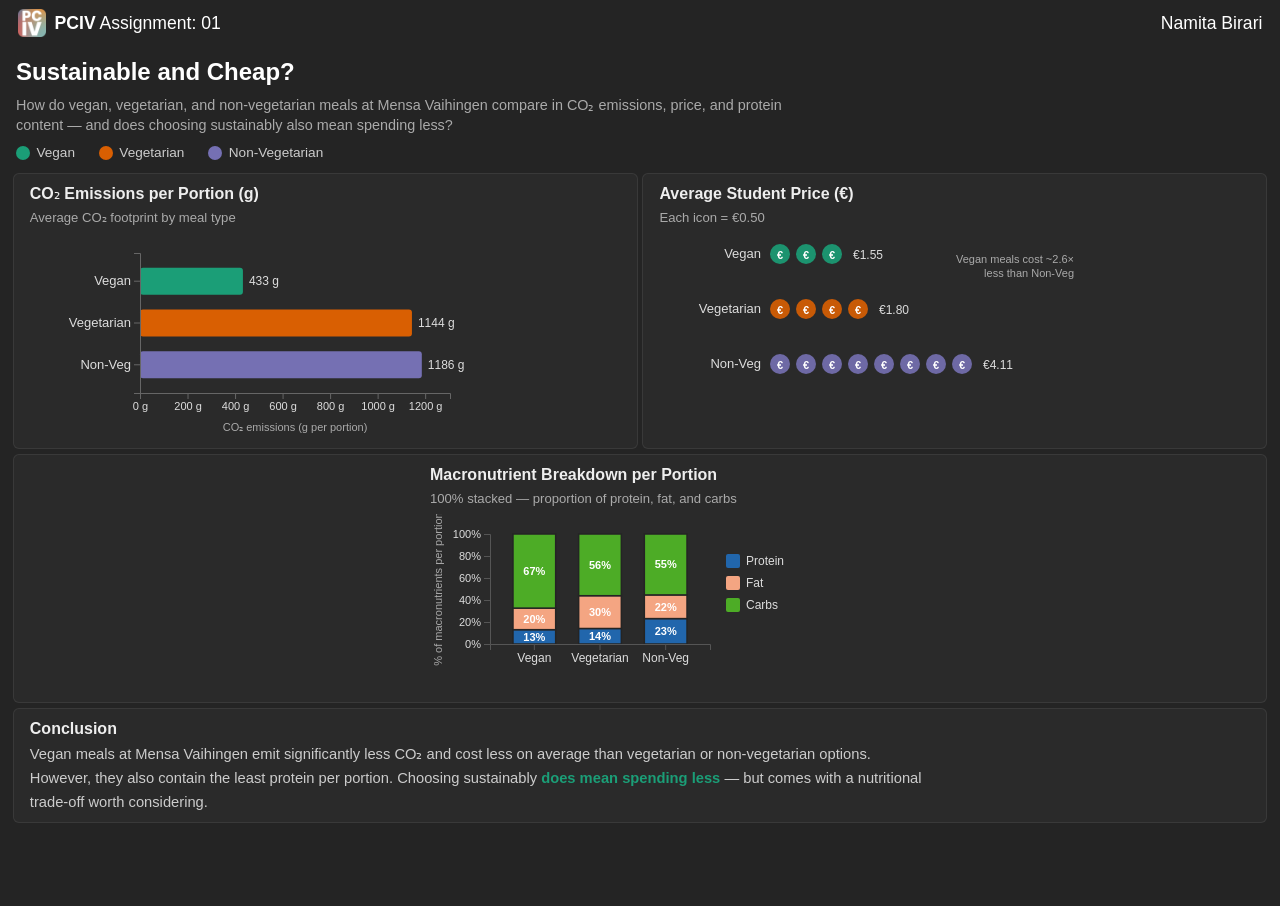
<file: assignment_01/template/index.html>
<!DOCTYPE html>
<html lang="en">
  <head>
    <meta charset="utf-8" />
    <link rel="icon" href="public/favicon.png" />
    <meta name="viewport" content="width=device-width, initial-scale=1" />
    <title>Assignment 01</title>
    <link rel="stylesheet" href="style.css">
    <!-- D3.js library for data-driven SVG rendering -->
    <script src="./d3.v7.min.js"></script>
    <!-- Dataset: Mensa Vaihingen menu scraped from studierendenwerk-stuttgart.de -->
    <script src="./data_vaihingen.csv.js"></script>
    <!-- Data parsing and type-coercion utilities -->
    <script src="./prepare-data.js"></script>
  </head>
  <body>
    <div>
      <nav>
        <img src="public/favicon.png" alt="logo" id="logo" />
        <span id="assignment_id"></span>
        <span class="divider"></span>
        <span id="name"></span>
      </nav>

      <main>
        <!-- Hero section: title, research question, and shared color legend -->
        <div id="hero">
          <h1>Sustainable and Cheap?</h1>
          <p id="research-question">
            How do vegan, vegetarian, and non-vegetarian meals at Mensa Vaihingen
            compare in CO₂ emissions, price, and protein content — and does
            choosing sustainably also mean spending less?
          </p>

          <!-- Shared color legend for all three charts (ColorBrewer Dark2 palette) -->
          <div id="color-legend">
            <div class="legend-item">
              <span class="legend-dot" style="background:#1b9e77"></span>
              <span class="legend-label">Vegan</span>
            </div>
            <div class="legend-item">
              <span class="legend-dot" style="background:#d95f02"></span>
              <span class="legend-label">Vegetarian</span>
            </div>
            <div class="legend-item">
              <span class="legend-dot" style="background:#7570b3"></span>
              <span class="legend-label">Non-Vegetarian</span>
            </div>
          </div>
        </div>

        <!-- Dashboard grid: four sections laid out via CSS Grid -->
        <div id="dashboard">

          <!-- Chart 1: Horizontal bar chart showing average CO₂ per portion by meal type -->
          <div class="chart-block" id="section-co2">
            <h2>CO₂ Emissions per Portion (g)</h2>
            <p class="chart-sub">Average CO₂ footprint by meal type</p>
            <div id="chart-co2"></div>
          </div>

          <!-- Chart 2: Pictogram showing average student price per meal type -->
          <div class="chart-block" id="section-price">
            <h2>Average Student Price (€)</h2>
            <p class="chart-sub">Each icon = €0.50</p>
            <div id="chart-price"></div>
          </div>

          <!-- Chart 3: 100% stacked bar chart showing macronutrient proportions per meal type -->
          <div class="chart-block" id="section-protein">
            <h2>Macronutrient Breakdown per Portion</h2>
            <p class="chart-sub">100% stacked — proportion of protein, fat, and carbs</p>
            <div id="chart-protein"></div>
          </div>

          <!-- Conclusion: narrative summary of findings across all three charts -->
          <div class="chart-block" id="section-conclusion">
            <h2>Conclusion</h2>
            <p class="conclusion-text">
              Vegan meals at Mensa Vaihingen emit significantly less CO₂ and cost less
              on average than vegetarian or non-vegetarian options. However, they also
              contain the least protein per portion. Choosing sustainably
              <strong>does mean spending less</strong> — but comes with a
              nutritional trade-off worth considering.
            </p>
          </div>

        </div>
      </main>
    </div>
  </body>
</html>


<script>
  // Assignment metadata — injected into the nav bar at runtime
  const assignment_id = "01"
  const student_name = "Namita Birari"

  document.getElementById("assignment_id").innerHTML = "<b>PCIV</b> Assignment: " + assignment_id
  document.getElementById("name").innerText = student_name


  // Color palette using ColorBrewer Dark2 — colorblind-safe, avoids red-green conflict.
  // Each key maps a meal type (as stored in the dataset) to its hex color.
  const COLOR = {
    vegan:      "#1b9e77",
    vegetarian: "#d95f02",
    nonveg:     "#7570b3"
  }

  // Macronutrient colors used exclusively in Chart 3 (stacked bar).
  // Defined locally inside drawProteinChart() as MACRO_COLOR_V2 (updated version).
  const MACRO_COLOR = {
    protein: "#2166ac",
    fat:     "#f4a582",
    carbs:   "#d1e5f0"
  }

  // Canonical display order for meal categories (ordinal: least to most restrictive)
  const ORDER  = ["vegan", "vegetarian", "nonveg"]

  // Human-readable axis labels corresponding to each dataset key
  const LABELS = { vegan: "Vegan", vegetarian: "Vegetarian", nonveg: "Non-Veg" }


  // Parse and clean the raw dataset using the utility in prepare-data.js.
  // Returns an array of objects with numeric fields coerced from strings.
  const data = prepareData()
  console.log("Cleaned rows:", data.length)

  // Aggregate per meal type: compute mean CO₂, price, and macronutrients.
  // d3.rollup groups rows by the `veg` field and reduces each group to summary stats.
  const grouped = d3.rollup(
    data,
    v => ({
      co2:     d3.mean(v, d => d.co2_portion),
      price:   d3.mean(v, d => d.price_student),
      protein: d3.mean(v, d => d.protein_portion),
      fat:     d3.mean(v, d => d.fat_portion),
      carbs:   d3.mean(v, d => d.carbs_portion),
    }),
    d => d.veg
  )

  // Convert the Map returned by d3.rollup into an ordered array
  // so all three charts iterate over meal types in the same sequence.
  const summary = ORDER.map(veg => ({ veg, ...grouped.get(veg) }))
  console.log("Summary:", summary)


  // Draws a horizontal bar chart showing average CO₂ emissions per portion,
  // grouped by meal type (vegan, vegetarian, non-vegetarian).
  // Uses a linear x-scale and a band y-scale with the standard D3 margin convention.
  function drawCO2Chart() {
    const margin = { top: 20, right: 80, bottom: 40, left: 110 }
    const width  = 500 - margin.left - margin.right
    const height = 200 - margin.top  - margin.bottom

    const svg = d3.select("#chart-co2")
      .append("svg")
      .attr("width",  width  + margin.left + margin.right)
      .attr("height", height + margin.top  + margin.bottom)
      .append("g")
      .attr("transform", `translate(${margin.left},${margin.top})`)

    // x-scale: linear, domain padded 10% beyond the maximum to leave room for labels
    const x = d3.scaleLinear()
      .domain([0, d3.max(summary, d => d.co2) * 1.1])
      .range([0, width])

    // y-scale: band scale maps each meal type to a vertical position
    const y = d3.scaleBand()
      .domain(ORDER)
      .range([0, height])
      .padding(0.35)

    // Draw one bar per meal type, colored by meal category
    svg.selectAll(".bar")
      .data(summary)
      .join("rect")
      .attr("x", 0)
      .attr("y", d => y(d.veg))
      .attr("width",  d => x(d.co2))
      .attr("height", y.bandwidth())
      .attr("fill",   d => COLOR[d.veg])
      .attr("rx", 3)   // rounded corners for visual polish

    // Value labels positioned just to the right of each bar end
    svg.selectAll(".bar-label")
      .data(summary)
      .join("text")
      .attr("x", d => x(d.co2) + 6)
      .attr("y", d => y(d.veg) + y.bandwidth() / 2)
      .attr("dy", "0.35em")   // vertical centering relative to bar midpoint
      .style("font-size", "12px")
      .style("fill", "#ddd")
      .text(d => `${Math.round(d.co2)} g`)

    // Bottom axis with unit suffix on each tick
    svg.append("g")
      .attr("transform", `translate(0,${height})`)
      .call(d3.axisBottom(x).ticks(5).tickFormat(d => d + " g"))
      .selectAll("text").style("font-size", "11px").style("fill", "#ddd")

    // Left axis with human-readable meal type labels
    svg.append("g")
      .call(d3.axisLeft(y).tickFormat(d => LABELS[d]))
      .selectAll("text").style("font-size", "13px").style("fill", "#ddd")

    // x-axis title below the chart
    svg.append("text")
      .attr("x", width / 2)
      .attr("y", height + margin.bottom - 2)
      .attr("text-anchor", "middle")
      .style("font-size", "11px")
      .style("fill", "#aaa")
      .text("CO₂ emissions (g per portion)")

    // Mute axis lines to avoid visual competition with the bars
    svg.selectAll(".domain, .tick line").style("stroke", "#666")
  }


  // Draws a pictogram chart where each icon (filled circle with a € symbol)
  // represents €0.50 of the average student meal price.
  // The number of icons per row is rounded to the nearest 0.50 increment.
  function drawPriceChart() {
    const iconValue = 0.5    // each icon represents this many euros
    const iconSize  = 22     // diameter of each icon circle in pixels
    const margin    = { top: 10, left: 110 }

    const container = d3.select("#chart-price")
      .append("svg")
      .attr("width", 420)
      .attr("height", 200)

    summary.forEach((d, i) => {
      const totalIcons = Math.round(d.price / iconValue)
      const y = margin.top + i * 55   // vertical offset per meal type row

      // Meal type label on the left side of the icon row
      container.append("text")
        .attr("x", margin.left - 8)
        .attr("y", y + iconSize / 2 + 4)
        .attr("text-anchor", "end")
        .style("font-size", "13px")
        .style("fill", "#ddd")
        .text(LABELS[d.veg])

      // Render one icon per 0.50 € unit
      for (let j = 0; j < totalIcons; j++) {
        const cx = margin.left + j * (iconSize + 4) + iconSize / 2
        const cy = y + iconSize / 2

        // Circle background colored by meal type
        container.append("circle")
          .attr("cx", cx).attr("cy", cy)
          .attr("r",  iconSize / 2 - 1)
          .attr("fill", COLOR[d.veg])
          .attr("opacity", 0.9)

        // Euro symbol centered inside the circle
        container.append("text")
          .attr("x", cx).attr("y", cy + 5)
          .attr("text-anchor", "middle")
          .style("font-size", "11px")
          .style("fill", "white")
          .style("font-weight", "bold")
          .text("€")
      }

      // Exact price displayed after the icon row
      const afterX = margin.left + totalIcons * (iconSize + 4) + 6
      container.append("text")
        .attr("x", afterX)
        .attr("y", y + iconSize / 2 + 5)
        .style("font-size", "12px")
        .style("fill", "#ddd")
        .text(`€${d.price.toFixed(2)}`)
    })

    // Annotation highlighting the key price insight for the viewer
    container.append("text")
      .attr("x", 415)
      .attr("y", 30)
      .attr("text-anchor", "end")
      .style("font-size", "11px")
      .style("fill", "#aaa")
      .text("Vegan meals cost ~2.6×")

    container.append("text")
      .attr("x", 415)
      .attr("y", 44)
      .attr("text-anchor", "end")
      .style("font-size", "11px")
      .style("fill", "#aaa")
      .text("less than Non-Veg")
  }


  // Draws a vertical 100% stacked bar chart showing the proportion of
  // protein, fat, and carbohydrates per portion for each meal type.
  // Values are normalized to 100% so the focus is on composition, not absolute quantity.
  function drawProteinChart() {
    const margin = { top: 20, right: 140, bottom: 50, left: 60 }
    const width  = 420 - margin.left - margin.right
    const height = 180 - margin.top  - margin.bottom

    const svg = d3.select("#chart-protein")
      .append("svg")
      .attr("width",  width  + margin.left + margin.right)
      .attr("height", height + margin.top  + margin.bottom)
      .style("display", "block")
      .style("margin", "0 auto")   // center the SVG within its container
      .append("g")
      .attr("transform", `translate(${margin.left},${margin.top})`)

    const macros = ["protein", "fat", "carbs"]

    // Normalize each meal type's macronutrients to proportions summing to 1.0
    const stackData = summary.map(d => {
      const total = d.protein + d.fat + d.carbs
      return {
        veg:     d.veg,
        protein: d.protein / total,
        fat:     d.fat     / total,
        carbs:   d.carbs   / total
      }
    })

    // d3.stack computes cumulative [y0, y1] bounds for each layer
    const stack = d3.stack().keys(macros)(stackData)

    // x-scale: band scale for the three meal type columns
    const x = d3.scaleBand()
      .domain(ORDER)
      .range([0, width])
      .padding(0.35)

    // y-scale: linear from 0 to 1 (0% to 100%), inverted for SVG coordinates
    const y = d3.scaleLinear()
      .domain([0, 1])
      .range([height, 0])

    // Updated macronutrient colors — carbs changed to green for clear
    // distinction from both the blue (protein) and orange (fat) segments
    const MACRO_COLOR_V2 = {
      protein: "#2166ac",
      fat:     "#f4a582",
      carbs:   "#4dac26"
    }

    // Render one stacked layer per macronutrient
    stack.forEach(layer => {
      // Bars for this macronutrient layer
      svg.selectAll(`.bar-${layer.key}`)
        .data(layer)
        .join("rect")
        .attr("x",      d => x(d.data.veg))
        .attr("y",      d => y(d[1]))
        .attr("width",  x.bandwidth())
        .attr("height", d => y(d[0]) - y(d[1]))
        .attr("fill",   MACRO_COLOR_V2[layer.key])
        .attr("stroke", "#242424")       // thin separator between stack segments
        .attr("stroke-width", 1.5)

      // Percentage labels centered inside each segment.
      // Labels are suppressed when the segment is too thin to fit text (< 8%).
      svg.selectAll(`.label-${layer.key}`)
        .data(layer)
        .join("text")
        .attr("x", d => x(d.data.veg) + x.bandwidth() / 2)
        .attr("y", d => y(d[0]) - (y(d[0]) - y(d[1])) / 2)
        .attr("text-anchor", "middle")
        .attr("dy", "0.35em")
        .style("font-size", "11px")
        .style("fill", "white")
        .style("font-weight", "600")
        .text(d => {
          const pct = Math.round((d[1] - d[0]) * 100)
          return pct > 8 ? pct + "%" : ""   // hide label if segment is too small
        })
    })

    // Bottom axis: meal type labels
    svg.append("g")
      .attr("transform", `translate(0,${height})`)
      .call(d3.axisBottom(x).tickFormat(d => LABELS[d]))
      .selectAll("text").style("font-size", "12px").style("fill", "#ddd")

    // Left axis: percentage ticks from 0% to 100%
    svg.append("g")
      .call(d3.axisLeft(y).ticks(5).tickFormat(d3.format(".0%")))
      .selectAll("text").style("font-size", "11px").style("fill", "#ddd")

    svg.selectAll(".domain, .tick line").style("stroke", "#555")

    // Rotated y-axis title
    svg.append("text")
      .attr("transform", "rotate(-90)")
      .attr("x", -height / 2)
      .attr("y", -margin.left + 12)
      .attr("text-anchor", "middle")
      .style("font-size", "11px")
      .style("fill", "#aaa")
      .text("% of macronutrients per portion")

    // Legend placed to the right of the chart area
    const legendData = [
      { key: "protein", label: "Protein" },
      { key: "fat",     label: "Fat"     },
      { key: "carbs",   label: "Carbs"   }
    ]
    const legend = svg.append("g")
      .attr("transform", `translate(${width + 16}, 20)`)

    legendData.forEach((item, i) => {
      legend.append("rect")
        .attr("x", 0).attr("y", i * 22)
        .attr("width", 14).attr("height", 14)
        .attr("fill", MACRO_COLOR_V2[item.key])
        .attr("rx", 2)
      legend.append("text")
        .attr("x", 20).attr("y", i * 22 + 11)
        .style("font-size", "12px")
        .style("fill", "#ddd")
        .text(item.label)
    })
  }

  // Render all three charts on page load
  drawCO2Chart()
  drawPriceChart()
  drawProteinChart()

</script>
</file>
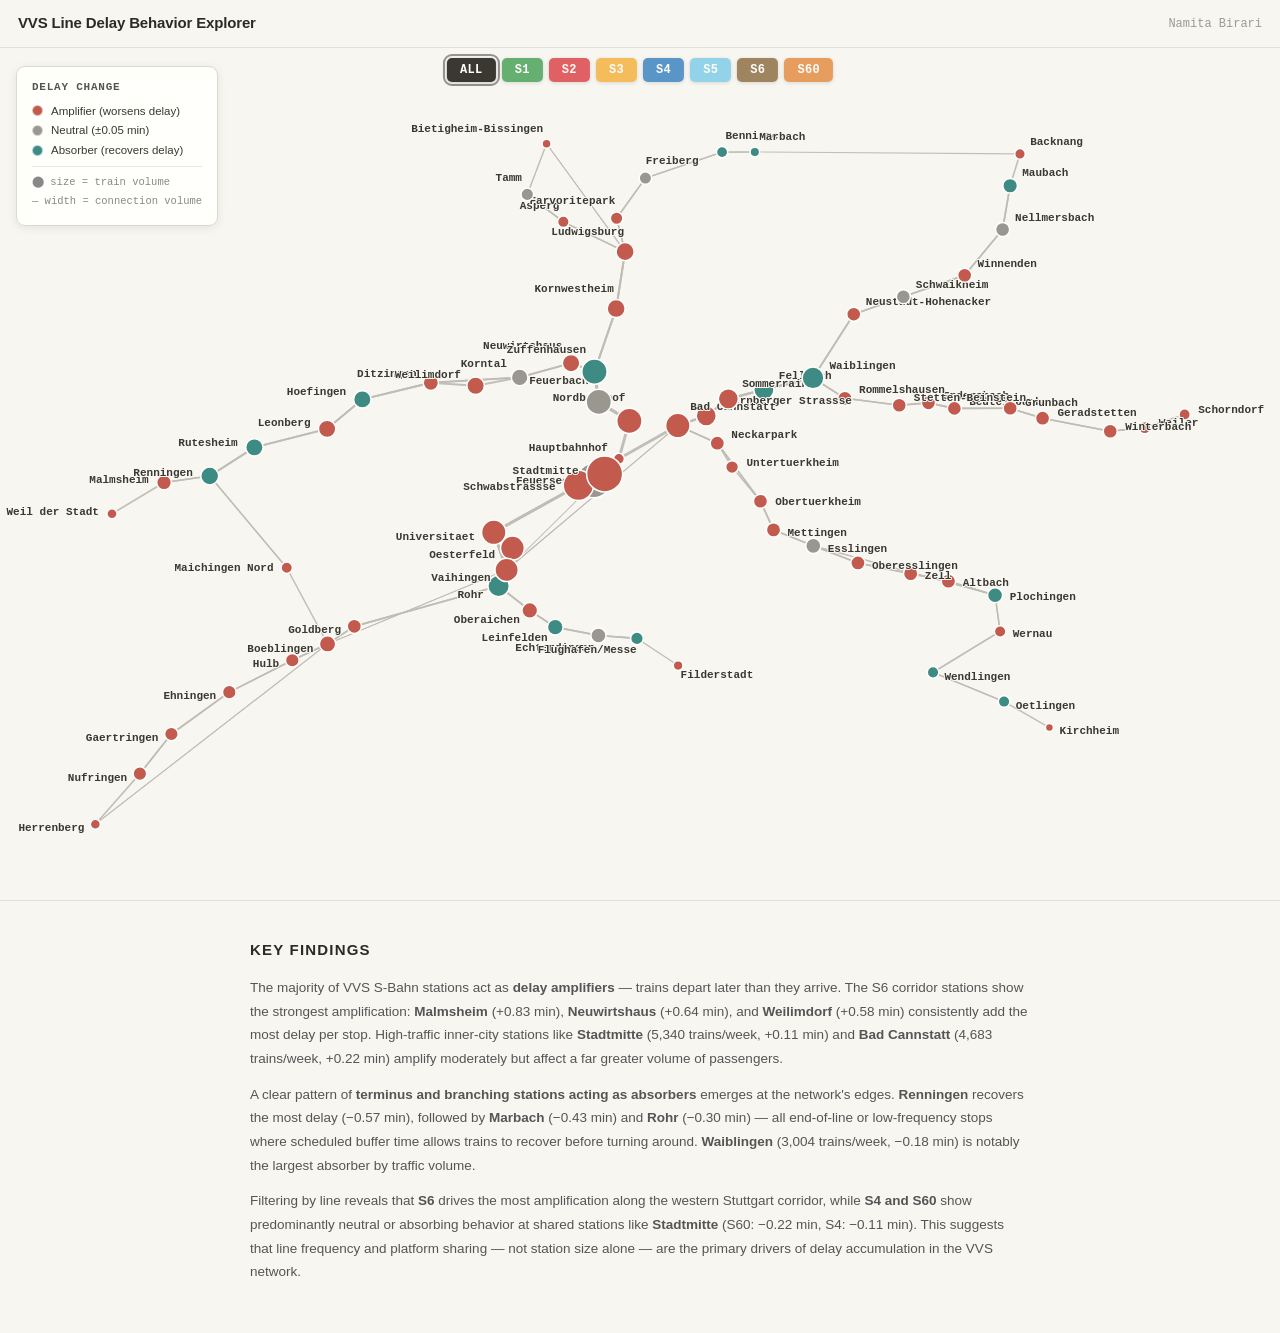
<file: assignment_03/template/index.html>
<!DOCTYPE html>
<html lang="en">
<head>
  <meta charset="UTF-8">
  <link rel="icon" href="public/favicon.png">
  <meta name="viewport" content="width=device-width, initial-scale=1.0">
  <title>VVS Line Delay Behavior Explorer</title>
  <link rel="stylesheet" href="style.css">
  <script src="./d3.v7.min.js"></script>
  <script src="drawVVS.js"></script>
</head>
<body>
  <div id="page-wrapper">

    <!-- ── Title bar ── -->
    <div id="title-bar">
      <span id="viz-title">VVS Line Delay Behavior Explorer</span>
      <span id="student-name"></span>
    </div>

    <!-- ── Map visualization ── -->
    <main>
      <iframe id="file-checker" style="display:none"></iframe>
    </main>

    <!-- ── Conclusion ── -->
   <section id="conclusion">
  <h2>Key Findings</h2>
  <p>
    The majority of VVS S-Bahn stations act as <strong>delay amplifiers</strong> —
    trains depart later than they arrive. The S6 corridor stations show the strongest
    amplification: <strong>Malmsheim</strong> (+0.83 min), <strong>Neuwirtshaus</strong>
    (+0.64 min), and <strong>Weilimdorf</strong> (+0.58 min) consistently add the most
    delay per stop. High-traffic inner-city stations like <strong>Stadtmitte</strong>
    (5,340 trains/week, +0.11 min) and <strong>Bad Cannstatt</strong> (4,683 trains/week,
    +0.22 min) amplify moderately but affect a far greater volume of passengers.
  </p>
  <p>
    A clear pattern of <strong>terminus and branching stations acting as absorbers</strong>
    emerges at the network's edges. <strong>Renningen</strong> recovers the most delay
    (−0.57 min), followed by <strong>Marbach</strong> (−0.43 min) and <strong>Rohr</strong>
    (−0.30 min) — all end-of-line or low-frequency stops where scheduled buffer time
    allows trains to recover before turning around. <strong>Waiblingen</strong> (3,004
    trains/week, −0.18 min) is notably the largest absorber by traffic volume.
  </p>
  <p>
    Filtering by line reveals that <strong>S6</strong> drives the most amplification along
    the western Stuttgart corridor, while <strong>S4 and S60</strong> show predominantly
    neutral or absorbing behavior at shared stations like <strong>Stadtmitte</strong>
    (S60: −0.22 min, S4: −0.11 min). This suggests that line frequency and platform
    sharing — not station size alone — are the primary drivers of delay accumulation
    in the VVS network.
  </p>
</section>

  </div>

  <script type="module">
    const studentname = "Namita Birari"

    async function main() {
      try {
        const graphData = await d3.json("public/graph_without_trains.json")
        console.log("graph loaded", graphData?.nodes?.length, graphData?.links?.length)
        drawVVS(graphData)
      } catch (error) {
        console.error("Failed to load graph JSON", error)
      }
      document.getElementById("student-name").innerText = studentname
    }

    main()
  </script>
</body>
</html>
</file>
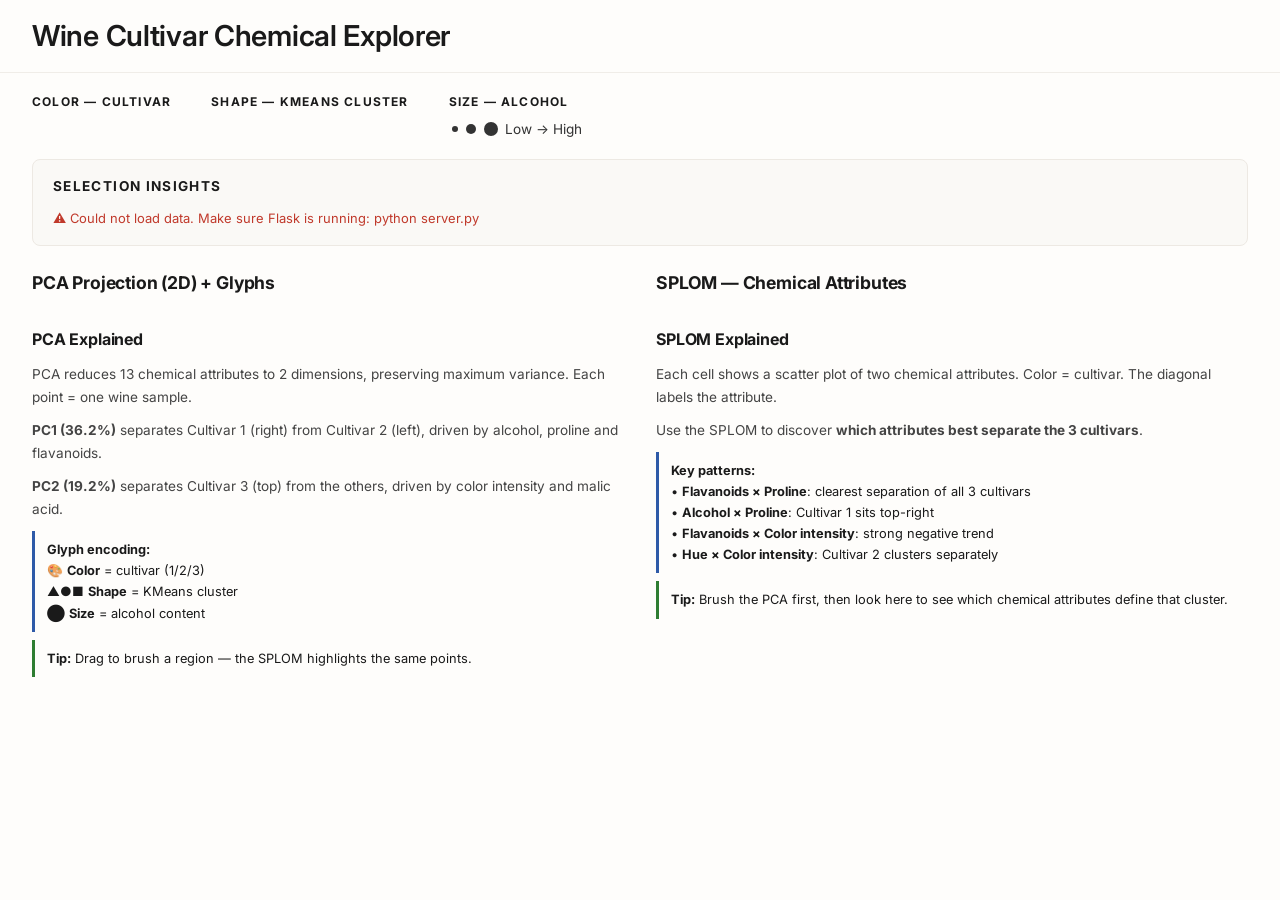
<file: assignment_04/template/index.html>
<!DOCTYPE html>
<html lang="en">
<head>
  <meta charset="UTF-8">
  <meta name="viewport" content="width=device-width, initial-scale=1.0">
  <title>High-Dimensional Vis</title>
  <link rel="stylesheet" href="style.css">
  <script src="./d3.v7.min.js"></script>

</head>
<body>
  <div class="page-header">
    <h1>Wine Cultivar Chemical Explorer</h1>
  </div>

  <div class="page-wrapper">

    <!-- Header with Legends -->
    <div class="top-section">
      <div class="legends-row">
        <div class="legend-group">
          <div class="legend-group-title">Color — Cultivar</div>
          <div class="legend-items" id="legend-color"></div>
        </div>
        <div class="legend-group">
          <div class="legend-group-title">Shape — KMeans Cluster</div>
          <div class="legend-items" id="legend-shape"></div>
        </div>
        <div class="legend-group">
          <div class="legend-group-title">Size — Alcohol</div>
          <div class="legend-items">
            <div class="legend-item">
              <svg width="50" height="16">
                <circle cx="6" cy="8" r="3" fill="#333"/>
                <circle cx="22" cy="8" r="5" fill="#333"/>
                <circle cx="42" cy="8" r="7" fill="#333"/>
              </svg>
              <span>Low → High</span>
            </div>
          </div>
        </div>
      </div>
    </div>

    <!-- Dynamic panel -->
    <div class="dynamic-panel">
      <h3>Selection Insights</h3>
      <div id="dynamic-content">
        <p style="margin:0; color:#888;">Brush on the PCA projection to explore. Click background to reset.</p>
      </div>
    </div>

    <!-- Charts side by side -->
    <div class="charts-row">

      <!-- PCA column -->
      <div class="chart-col">
        <div class="view-title">PCA Projection (2D) + Glyphs</div>
        <div id="pca-container"></div>
        <div class="explanation-panel">
          <h3>PCA Explained</h3>
          <p>PCA reduces 13 chemical attributes to 2 dimensions, preserving maximum variance. Each point = one wine sample.</p>
          <p><b>PC1 (36.2%)</b> separates Cultivar 1 (right) from Cultivar 2 (left), driven by alcohol, proline and flavanoids.</p>
          <p><b>PC2 (19.2%)</b> separates Cultivar 3 (top) from the others, driven by color intensity and malic acid.</p>
          <div class="info-box blue">
            <b>Glyph encoding:</b><br>
            🎨 <b>Color</b> = cultivar (1/2/3)<br>
            ▲●■ <b>Shape</b> = KMeans cluster<br>
            ⬤ <b>Size</b> = alcohol content
          </div>
          <div class="info-box green" style="margin-top:8px;">
            <b>Tip:</b> Drag to brush a region — the SPLOM highlights the same points.
          </div>
        </div>
      </div>

      <!-- SPLOM column -->
      <div class="chart-col">
        <div class="view-title">SPLOM — Chemical Attributes</div>
        <div id="splom-container"></div>
        <div class="explanation-panel">
          <h3>SPLOM Explained</h3>
          <p>Each cell shows a scatter plot of two chemical attributes. Color = cultivar. The diagonal labels the attribute.</p>
          <p>Use the SPLOM to discover <b>which attributes best separate the 3 cultivars</b>.</p>
          <div class="info-box blue">
            <b>Key patterns:</b><br>
            • <b>Flavanoids × Proline</b>: clearest separation of all 3 cultivars<br>
            • <b>Alcohol × Proline</b>: Cultivar 1 sits top-right<br>
            • <b>Flavanoids × Color intensity</b>: strong negative trend<br>
            • <b>Hue × Color intensity</b>: Cultivar 2 clusters separately
          </div>
          <div class="info-box green" style="margin-top:8px;">
            <b>Tip:</b> Brush the PCA first, then look here to see which chemical attributes define that cluster.
          </div>
        </div>
      </div>

    </div>

  </div>

  <script type="module">

    const colorMap = new Map([
      ['Cultivar 1', '#e85a2a'],
      ['Cultivar 2', '#2e86c1'],
      ['Cultivar 3', '#27ae60'],
    ])

    // Distinct stroke colors per cluster — dark outlines only
    const clusterStroke = ['#222', '#222', '#222']
    const clusterDash   = ['none', '3,2', 'none']

    const shapeTypes = [d3.symbolCircle, d3.symbolTriangle, d3.symbolSquare]

    const splomAttrs = ['alcohol', 'flavanoids', 'color_intensity', 'hue', 'proline']

    let selectedIds = new Set()
    let ALL_DATA = []
    let sizeScale

    async function loadData() {
      const res = await fetch("http://localhost:8080/api/v1/get_data")
      return await res.json()
    }

    function updateHighlight() {
      const has = selectedIds.size > 0
      d3.selectAll(".datapoint")
        .classed("dimmed", d => has && !selectedIds.has(d.id))
        .classed("highlighted", d => !has || selectedIds.has(d.id))
      updatePanel(has)
    }

    function updatePanel(has) {
      const el = document.getElementById("dynamic-content")
      if (!has) {
        el.innerHTML = `<p style="margin:0;color:#999;">Brush on the PCA projection to explore. Click background to reset.</p>`
        return
      }
      const sel = ALL_DATA.filter(d => selectedIds.has(d.id))
      const n = sel.length
      const byC = {}
      colorMap.forEach((_, name) => byC[name] = 0)
      sel.forEach(d => byC[d.cultivar_name]++)
      const avg = a => (sel.reduce((s,d) => s + +d[a], 0) / n).toFixed(2)
      const dom = Object.entries(byC).sort((a,b) => b[1]-a[1])[0]

      el.innerHTML = `
        <p style="margin:0 0 6px;"><b>${n} points selected</b> — dominant: <b style="color:${colorMap.get(dom[0])}">${dom[0]}</b> (${dom[1]})</p>
        <div class="stat-row">
          <div class="stat-box"><div class="stat-val">${avg('alcohol')}</div><div class="stat-lbl">Avg Alcohol</div></div>
          <div class="stat-box"><div class="stat-val">${avg('flavanoids')}</div><div class="stat-lbl">Avg Flavanoids</div></div>
          <div class="stat-box"><div class="stat-val">${avg('proline')}</div><div class="stat-lbl">Avg Proline</div></div>
        </div>
        <div class="cultivar-bar">
          ${Object.entries(byC).filter(([,v])=>v>0).map(([name,count])=>
            `<span class="cultivar-chip" style="background:${colorMap.get(name)}">${name}: ${count}</span>`
          ).join('')}
        </div>`
    }

    function drawLegends() {
      const ce = d3.select("#legend-color")
      colorMap.forEach((color, name) => {
        const it = ce.append("div").attr("class","legend-item")
        it.append("div").style("width","13px").style("height","13px")
          .style("border-radius","50%").style("background",color).style("flex-shrink","0")
        it.append("span").text(name)
      })
      const se = d3.select("#legend-shape")
      shapeTypes.forEach((type, i) => {
        const it = se.append("div").attr("class","legend-item")
        const s = it.append("svg").attr("width",18).attr("height",18)
        s.append("path")
          .attr("d", d3.symbol().type(type).size(55)())
          .attr("transform","translate(9,9)")
          .attr("fill","#888").attr("stroke","#333").attr("stroke-width",1)
        it.append("span").text(`Cluster ${i}`)
      })
    }

    function drawPCA(data) {
      const m = {top:20, right:20, bottom:52, left:52}
      const W = 460 - m.left - m.right
      const H = 420 - m.top - m.bottom

      const svg = d3.select("#pca-container").append("svg")
        .attr("width", W + m.left + m.right)
        .attr("height", H + m.top + m.bottom)
        .style("background","#faf9f6")

      svg.on("click", () => { selectedIds.clear(); updateHighlight() })

      const g = svg.append("g").attr("transform",`translate(${m.left},${m.top})`)

      const x = d3.scaleLinear().domain(d3.extent(data, d=>d.pca_x)).nice().range([0,W])
      const y = d3.scaleLinear().domain(d3.extent(data, d=>d.pca_y)).nice().range([H,0])

      // grid lines
      g.append("g").attr("class","grid")
        .selectAll("line").data(x.ticks(6)).join("line")
        .attr("x1",d=>x(d)).attr("x2",d=>x(d))
        .attr("y1",0).attr("y2",H)
        .attr("stroke","#eee").attr("stroke-width",1)
      g.append("g").attr("class","grid")
        .selectAll("line").data(y.ticks(6)).join("line")
        .attr("x1",0).attr("x2",W)
        .attr("y1",d=>y(d)).attr("y2",d=>y(d))
        .attr("stroke","#eee").attr("stroke-width",1)

      g.append("g").attr("transform",`translate(0,${H})`).call(d3.axisBottom(x).ticks(6))
      g.append("g").call(d3.axisLeft(y).ticks(6))

      g.append("text").attr("text-anchor","middle")
        .attr("x",W/2).attr("y",H+38)
        .attr("font-size","11px").attr("fill","#666").text("PC1 (36.2% variance)")
      g.append("text").attr("text-anchor","middle")
        .attr("transform","rotate(-90)").attr("x",-H/2).attr("y",-36)
        .attr("font-size","11px").attr("fill","#666").text("PC2 (19.2% variance)")

      // glyphs
      g.append("g").selectAll("path")
        .data(data).join("path")
        .attr("class","datapoint")
        .attr("d", d => d3.symbol().type(shapeTypes[d.cluster] || d3.symbolCircle)
                           .size(sizeScale(d.alcohol))())
        .attr("transform", d => `translate(${x(d.pca_x)},${y(d.pca_y)})`)
        .attr("fill", d => colorMap.get(d.cultivar_name) || "#999")
        .attr("fill-opacity", 0.85)
        .attr("stroke", "#fff")
        .attr("stroke-width", 0.8)
        .append("title")
        .text(d => `${d.cultivar_name} | Cluster ${d.cluster}\nAlcohol: ${d.alcohol}\nFlavanoids: ${d.flavanoids}\nProline: ${d.proline}\nColor intensity: ${d.color_intensity}`)

      // brush
      const brush = d3.brush()
        .extent([[0,0],[W,H]])
        .on("brush end", ({selection}) => {
          if (!selection) { selectedIds.clear() }
          else {
            const [[x0,y0],[x1,y1]] = selection
            selectedIds.clear()
            data.forEach(d => {
              const px=x(d.pca_x), py=y(d.pca_y)
              if (px>=x0&&px<=x1&&py>=y0&&py<=y1) selectedIds.add(d.id)
            })
          }
          updateHighlight()
        })
      g.append("g").attr("class","brush").call(brush)
    }

    function drawSPLOM(data) {
      const n = splomAttrs.length
      const cell = 82, pad = 22

      const svg = d3.select("#splom-container").append("svg")
        .attr("width", n*cell + pad*2)
        .attr("height", n*cell + pad*2)
        .style("background","#faf9f6")

      svg.on("click", () => { selectedIds.clear(); updateHighlight() })

      const g = svg.append("g").attr("transform",`translate(${pad},${pad})`)

      // build scales
      const sc = {}
      splomAttrs.forEach(a => {
        sc[a] = d3.scaleLinear().domain(d3.extent(data, d=>d[a])).nice().range([4, cell-4])
      })
      const scY = {}
      splomAttrs.forEach(a => {
        scY[a] = d3.scaleLinear().domain(d3.extent(data, d=>d[a])).nice().range([cell-4, 4])
      })

      splomAttrs.forEach((ay, row) => {
        splomAttrs.forEach((ax, col) => {
          const ox=col*cell, oy=row*cell
          const cell_g = g.append("g").attr("transform",`translate(${ox},${oy})`)

          cell_g.append("rect")
            .attr("width",cell).attr("height",cell)
            .attr("fill", row===col ? "#f0f4ff" : "#fff")
            .attr("stroke","#e0e0e0").attr("stroke-width",0.5)

          if (row===col) {
            cell_g.append("text")
              .attr("x",cell/2).attr("y",cell/2)
              .attr("text-anchor","middle").attr("dominant-baseline","middle")
              .attr("font-size","10px").attr("font-weight","700").attr("fill","#445")
              .text(ax.replace(/_/g,' '))
          } else {
            cell_g.selectAll("circle")
              .data(data).join("circle")
              .attr("class","datapoint")
              .attr("cx", d => sc[ax](d[ax]))
              .attr("cy", d => scY[ay](d[ay]))
              .attr("r", 2.5)
              .attr("fill", d => colorMap.get(d.cultivar_name) || "#999")
              .attr("fill-opacity", 0.8)
              .attr("stroke","none")
              .append("title")
              .text(d => `${d.cultivar_name} | Cluster ${d.cluster}\n${ax}: ${d[ax]}\n${ay}: ${d[ay]}`)
          }
        })
      })

      // axis labels
      splomAttrs.forEach((a,i) => {
        g.append("text").attr("x",i*cell+cell/2).attr("y",-10)
          .attr("text-anchor","middle").attr("font-size","9px").attr("fill","#888")
          .text(a.replace(/_/g,' '))
        g.append("text").attr("transform","rotate(-90)")
          .attr("x",-(i*cell+cell/2)).attr("y",-14)
          .attr("text-anchor","middle").attr("font-size","9px").attr("fill","#888")
          .text(a.replace(/_/g,' '))
      })
    }

    async function main() {
      let data
      try {
        data = await loadData()
      } catch(e) {
        document.getElementById("dynamic-content").innerHTML =
          `<p style="color:#c0392b;">⚠️ Could not load data. Make sure Flask is running: <code>python server.py</code></p>`
        return
      }
      ALL_DATA = data
      const alco = d3.extent(data, d => +d.alcohol)
      sizeScale = d3.scaleLinear().domain(alco).range([18, 90])
      drawLegends()
      drawPCA(data)
      drawSPLOM(data)
      updateHighlight()
    }

    main()
  </script>
</body>
</html>
</file>
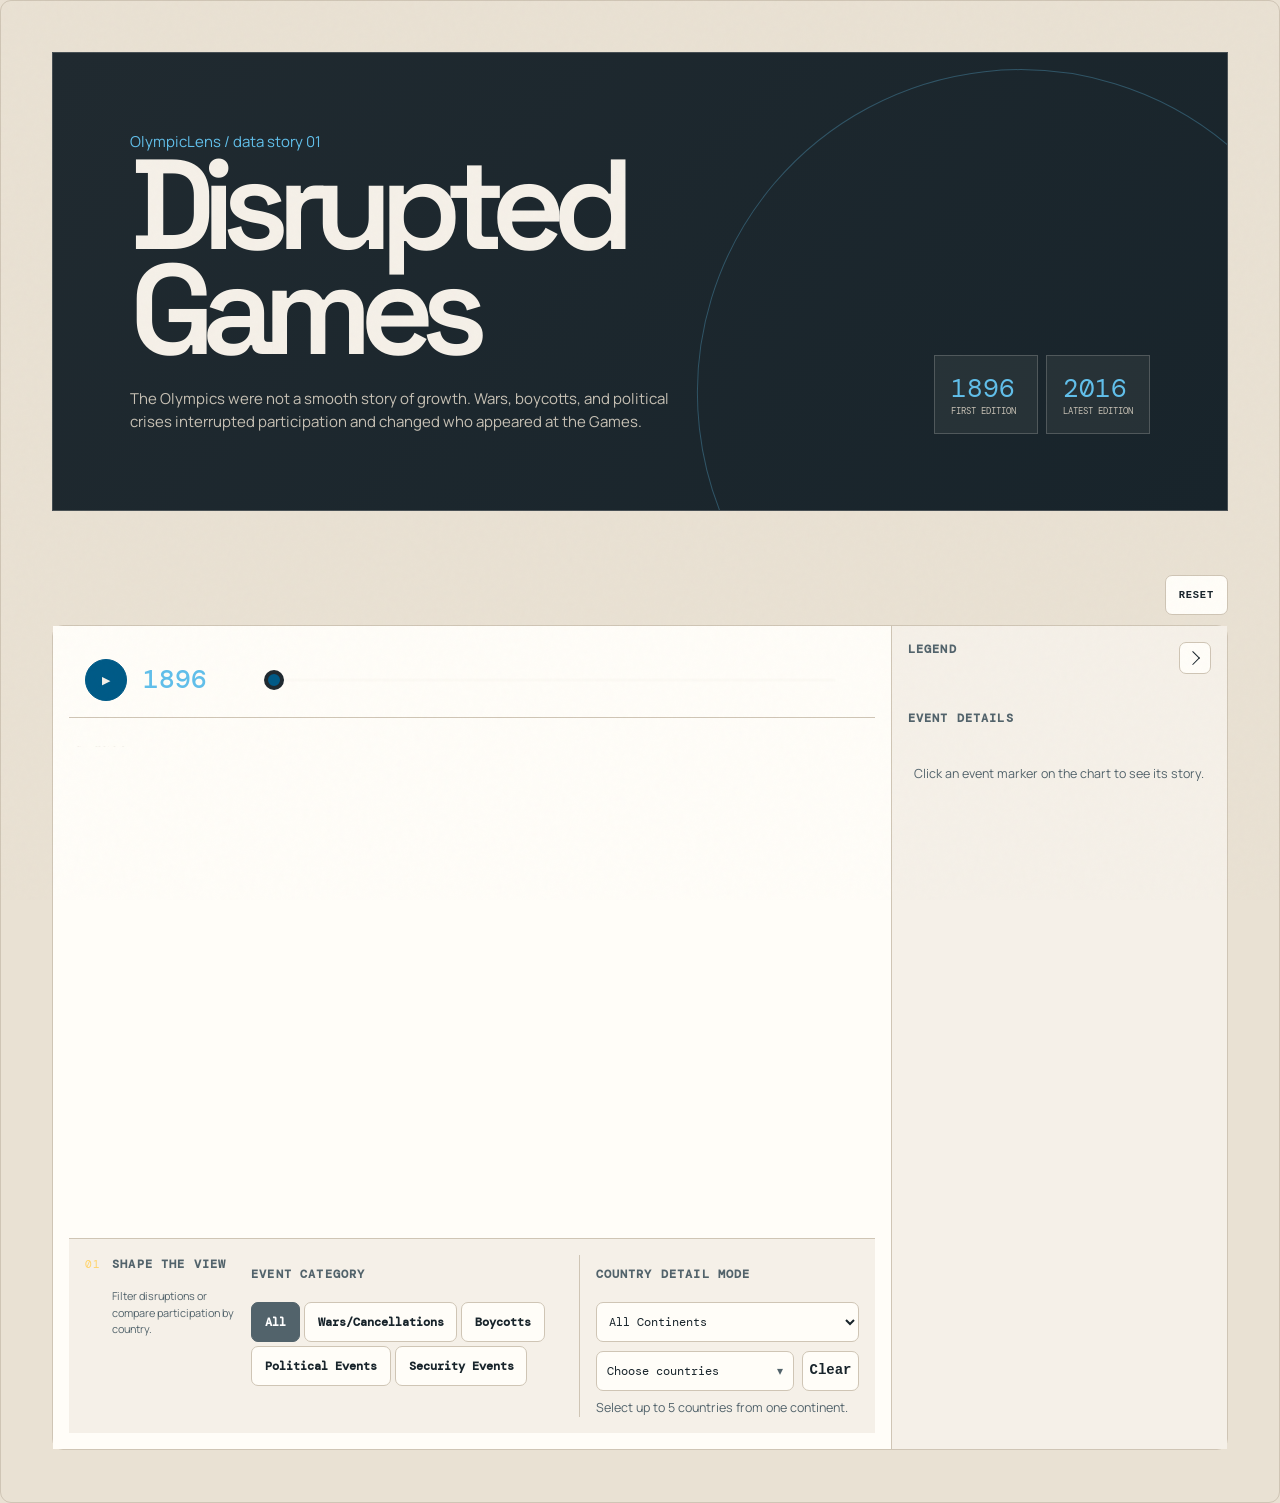
<file: assignment_05/template/viz1/index.html>
<!DOCTYPE html>
<html lang="en">
<head>
  <meta charset="UTF-8" />
  <meta name="viewport" content="width=device-width, initial-scale=1.0" />
  <title>Disrupted Games — OlympicLens</title>
  <link rel="stylesheet" href="style.css" />
  <link rel="stylesheet" href="../style.css" />
  <link rel="stylesheet" href="../visualization-system.css" />
</head>
<body class="viz1-page-body">
  <!-- Loading state and cursor overlay -->
  <div class="preloader" aria-hidden="true">
    <div class="preloader-mark">OL<span>/</span>01</div>
    <div class="preloader-line"><span></span></div>
  </div>
  <div class="cursor-orb" aria-hidden="true"></div>

  <!-- Main visualization page content -->
  <main class="viz-section viz1-page" aria-labelledby="viz1-title">
    <header>
      <div class="relative">
        <div>
          <div class="viz1-hero-kicker">
            <span class="viz1-hero-dot"></span>
            OlympicLens / data story 01
          </div>
          <h1 id="viz1-title">
            Disrupted<br /> Games
          </h1>
          <p class="viz1-hero-copy">The Olympics were not a smooth story of growth. Wars, boycotts, and political crises interrupted participation and changed who appeared at the Games.</p>
        </div>
        <div class="grid">
          <div class="viz1-stat-card">
            <div class="viz1-stat-value font-mono">1896</div>
            <div class="viz1-stat-label">First edition</div>
          </div>
          <div class="viz1-stat-card">
            <div class="viz1-stat-value font-mono">2016</div>
            <div class="viz1-stat-label">Latest edition</div>
          </div>
        </div>
      </div>
    </header>

    <div id="viz1-root">
      <!-- Global reset action for the view -->
      <div class="viz-action-toolbar"><button class="viz1-reset" type="button" aria-label="Reset">Reset</button></div>
      <div class="viz1-shell">
        <!-- Main chart area and interactive controls -->
        <section class="viz1-chartcol" aria-label="Olympic participation chart">
          <div class="viz1-controlsbar" aria-label="Chart playback controls">
            <button id="viz1-play" class="play-btn" type="button" aria-label="Play year sequence" aria-pressed="false">▶</button>
            <output id="active-year-display" class="year-readout" aria-live="polite">1896</output>
            <div class="year-slider-wrap">
              <svg id="viz1-year-slider" class="range-slider-svg" viewBox="0 0 600 40" role="slider"
                aria-label="Active Olympic year" aria-valuemin="1896" aria-valuemax="2016" aria-valuenow="1896" tabindex="0">
                <line class="rs-track" x1="20" x2="580" y1="20" y2="20"></line>
                <circle class="rs-handle" r="8" cx="20" cy="20"></circle>
              </svg>
            </div>
          </div>

          <div class="chart-wrap">
            <svg class="viz-svg" aria-label="Olympic athletes by year">
              <g class="chart-root">
                <g class="grid-g"></g>
                <g class="bars-g"></g>
                <g class="line-g"></g>
                <g class="dot-g"></g>
                <g class="evt-g"></g>
                <g class="evt-dot-g"></g>
                <g class="axis-x"></g>
                <g class="axis-y"></g>
              </g>
              <text class="axis-label x-label" text-anchor="middle">Olympic Year</text>
              <text class="axis-label y-label" text-anchor="middle">Unique Athletes</text>
            </svg>
          </div>

          <section class="viz1-controls-dock" aria-label="Chart filters">
            <div class="viz1-dock-heading">
              <span class="viz1-dock-index">01</span>
              <div>
                <h2 class="control-label">Shape the view</h2>
                <p>Filter disruptions or compare participation by country.</p>
              </div>
            </div>

            <section class="panel-block viz1-filter-block">
              <h3 class="control-label">Event Category</h3>
              <div class="pill-group" role="group" aria-label="Filter events by category">
                <button class="pill active" type="button" data-category="All">All</button>
                <button class="pill" type="button" data-category="Wars/Cancellations">Wars/Cancellations</button>
                <button class="pill" type="button" data-category="Boycotts">Boycotts</button>
                <button class="pill" type="button" data-category="Political Events">Political Events</button>
                <button class="pill" type="button" data-category="Security Events">Security Events</button>
              </div>
            </section>

            <section class="panel-block viz1-filter-block viz1-country-block">
              <h3 class="control-label">Country Detail Mode</h3>
              <label class="sr-only" for="viz1-continent">Continent</label>
              <select id="viz1-continent" class="viz1-select">
                <option value="">All Continents</option>
                <option value="Europe">Europe</option>
                <option value="Americas">Americas</option>
                <option value="Asia">Asia</option>
                <option value="Africa">Africa</option>
                <option value="Oceania">Oceania</option>
              </select>

              <div class="country-picker">
                <div class="country-picker-header">
                  <button class="country-picker-toggle" type="button" aria-expanded="false" aria-controls="viz1-country-options" aria-haspopup="true">Choose countries</button>
                  <button class="country-picker-clear" type="button">Clear</button>
                </div>
                <div class="country-picker-hint">Select up to 5 countries from one continent.</div>
                <div id="viz1-country-options" class="country-picker-panel">
                  <div class="country-checklist"></div>
                </div>
              </div>
              <div class="chip-row" aria-live="polite"></div>
              <div class="cap-msg" hidden>Max 5 countries reached</div>
            </section>
          </section>
          <div class="viz-tooltip" role="status" aria-live="polite" hidden></div>
        </section>

        <!-- Legend and event detail sidebar -->
        <aside class="viz1-panelwrap" aria-label="Legend and event details">
          <div id="viz1-legend-panel" class="viz1-sidepanel">
            <button class="viz1-collapse-btn" type="button" title="Collapse legend and event details" aria-label="Collapse legend and event details" aria-controls="viz1-legend-panel" aria-expanded="true"></button>
            <section class="panel-block">
              <h2 class="control-label">Legend</h2>
              <div class="viz1-legend"></div>
            </section>

            <section class="panel-block story-block">
              <h2 class="control-label">Event Details</h2>
              <div class="story-card placeholder">
                <p class="story-placeholder-text">Click an event marker on the chart to see its story.</p>
              </div>
            </section>
          </div>
        </aside>
      </div>
    </div>
  </main>

  <script src="../d3.v7.min.js"></script>
  <script type="module" src="main.js"></script>
</body>
</html>
</file>
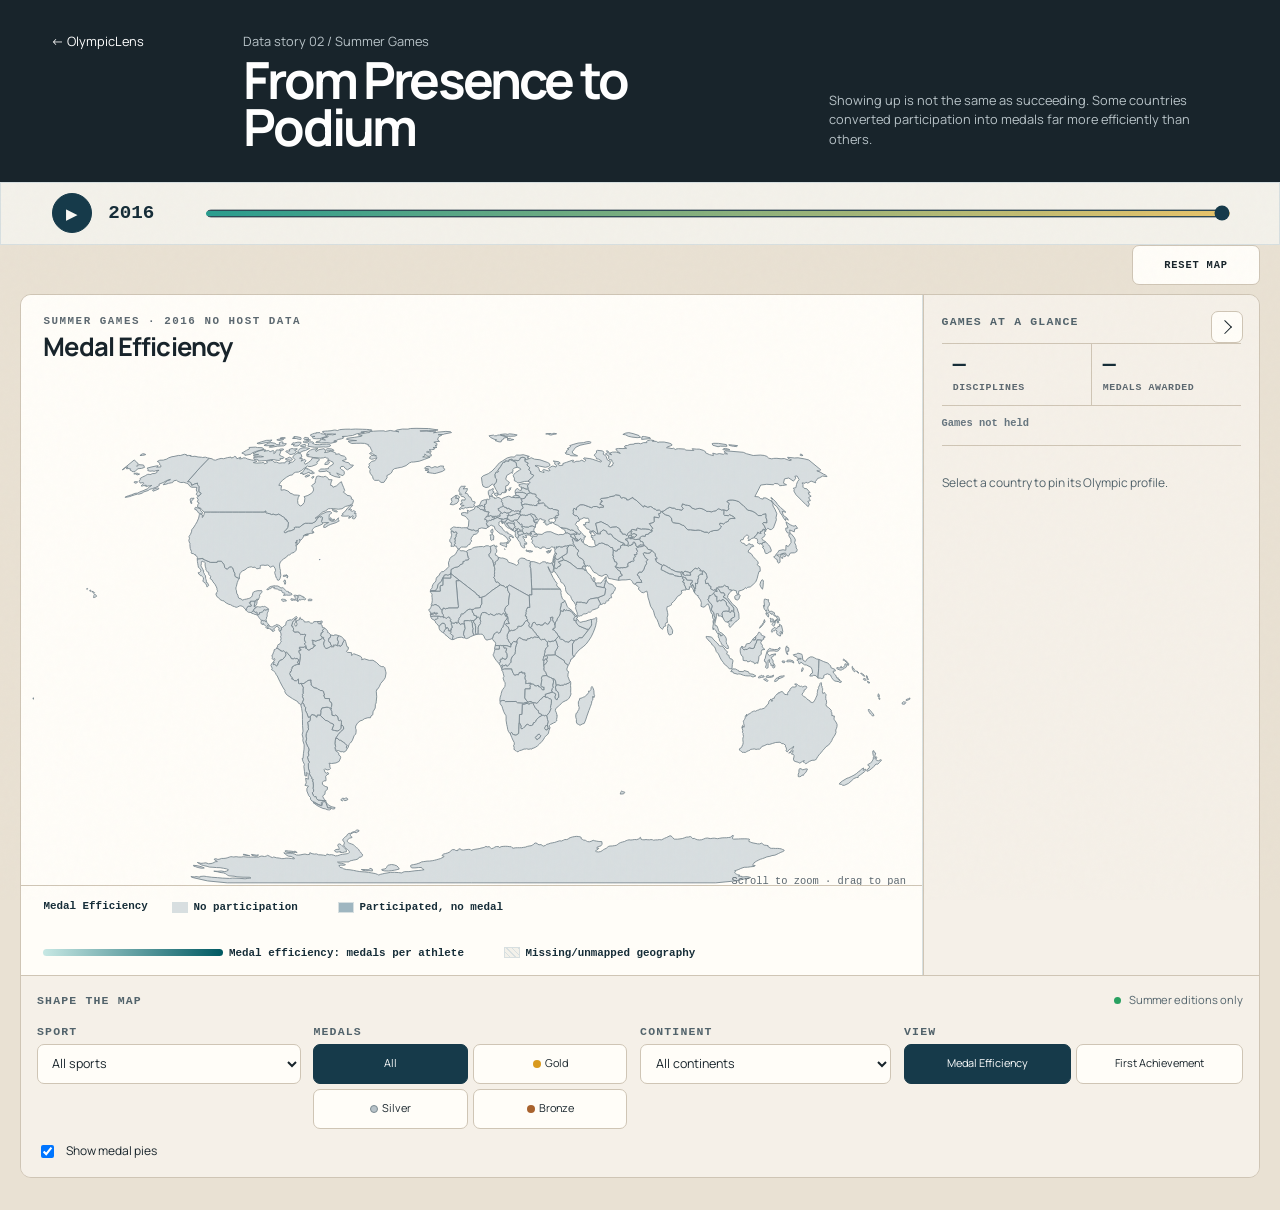
<file: assignment_05/template/viz2/index.html>
<!doctype html>
<html lang="en">
<head>
  <meta charset="utf-8">
  <meta name="viewport" content="width=device-width,initial-scale=1">
  <title>From Presence to Podium — OlympicLens</title>
  <link rel="icon" href="../public/favicon.png">
  <link rel="stylesheet" href="../style.css">
  <link rel="stylesheet" href="style.css">
  <link rel="stylesheet" href="../visualization-system.css">
</head>
<body class="viz2-page">
  <!-- Standalone page shell for the medal-efficiency story -->
  <header class="viz2-standalone-head">
    <a href="../index.html" class="viz2-back">← OlympicLens</a>
    <div><p>Data story 02 / Summer Games</p><h1>From Presence to Podium</h1></div>
    <p>Showing up is not the same as succeeding. Some countries converted participation into medals far more efficiently than others.</p>
  </header>
  <div class="shared-year-control" data-year-control aria-label="Olympic edition controls"></div>
  <main><div id="viz2-root"></div></main>
  <script src="../d3.v7.min.js"></script>
  <script type="module">import { initYearControls } from '../main.js'; import { loadViz2 } from './main.js'; initYearControls(); loadViz2();</script>
</body>
</html>
</file>
<file: assignment_01/template/style.css>
/* Base typography and rendering settings applied to the entire document.
   Inter is preferred; Avenir and Helvetica are fallbacks for macOS/Windows. */
:root {
  font-family: Inter, Avenir, Helvetica, Arial, sans-serif;
  font-size: 16px;
  line-height: 1.5;
  font-weight: 400;
  color: rgba(255, 255, 255, 0.87);
  background-color: #242424;
  font-synthesis: none;
  text-rendering: optimizeLegibility;
  -webkit-font-smoothing: antialiased;
  -moz-osx-font-smoothing: grayscale;
}


/* Remove default margin and prevent the page from scrolling at the body level.
   Scrolling is handled by <main> instead, to keep the nav always visible. */
body {
  margin: 0;
  overflow: hidden;
}


/* Top navigation bar: logo on the left, assignment ID and name on the right. */
nav {
  font-size: 1.1em;
  display: flex;
  padding: 0.5em 1em;
  align-items: center;
  background-color: #242424;
  color: white;
}

nav > #logo { height: 1.6em; margin-right: 0.5em; }

/* Pushes the student name to the far right of the nav bar. */
.divider { flex-grow: 1; }


/* Main content area fills the viewport below the nav bar.
   overflow-y: auto enables scrolling if the dashboard content exceeds the screen height. */
main {
  height: calc(100vh - 3em);
  overflow-y: auto;
  padding-bottom: 0.5em;
}


/* Hero section: contains the title, research question, and shared color legend. */
#hero {
  padding: 0.5em 1em 0.3em 1em;
}

#hero h1 {
  font-size: 1.5em;
  font-weight: 700;
  color: #fff;
  margin: 0 0 0.2em 0;
}

#research-question {
  font-size: 0.9em;
  color: #aaa;
  max-width: 800px;
  margin: 0;
  line-height: 1.4;
}


/* Dashboard grid: two equal columns, three rows.
   Row 1: CO₂ chart (left) + Price chart (right).
   Row 2: Macronutrient chart spanning both columns.
   Row 3: Conclusion text spanning both columns. */
#dashboard {
  display: grid;
  grid-template-columns: 1fr 1fr;
  grid-template-rows: auto auto auto;
  gap: 0.3em;
  padding: 0.3em 0.8em;
  box-sizing: border-box;
}

/* Explicit grid placement for the two top-row charts. */
#section-co2   { grid-column: 1; grid-row: 1; }
#section-price { grid-column: 2; grid-row: 1; }

/* Macronutrient chart spans the full width and centers its SVG horizontally. */
#section-protein {
  grid-column: 1 / span 2;
  grid-row: 2;
  display: flex;
  flex-direction: column;
  align-items: center;
}

/* Align the chart title and subtitle to the left edge of the SVG (420px wide). */
#section-protein h2,
#section-protein .chart-sub {
  width: 420px;
  text-align: left;
}

/* Conclusion section spans full width and aligns to the top of its grid cell. */
#section-conclusion {
  grid-column: 1 / span 2;
  grid-row: 3;
  align-self: start;
}


/* Shared card style applied to every chart section and the conclusion block. */
.chart-block {
  background: rgba(255,255,255,0.03);
  border: 1px solid rgba(255,255,255,0.07);
  border-radius: 6px;
  padding: 0.5em 1em;
}

.chart-block h2 {
  margin: 0 0 0.15em 0;
  font-size: 1em;
  font-weight: 600;
  color: #eee;
}

/* Subtitle line shown below each chart title (e.g. "Average CO₂ footprint by meal type"). */
.chart-sub {
  margin: 0 0 0.4em 0;
  font-size: 0.82em;
  color: #aaa;
}


/* Conclusion paragraph styling. The <strong> tag inside is colored green
   to visually reinforce the positive sustainability finding. */
.conclusion-text {
  font-size: 0.92em;
  color: #ccc;
  line-height: 1.6;
  max-width: 900px;
  margin: 0;
}

.conclusion-text strong {
  color: #1b9e77;   /* matches the vegan color from the ColorBrewer Dark2 palette */
}


/* Shared color legend displayed in the hero section above the dashboard.
   Sits inside #hero so it inherits the same left padding as the title. */
#color-legend {
  display: flex;
  flex-direction: row;
  align-items: center;
  gap: 1.5em;
  margin-top: 0.5em;
  margin-left: 0;
  flex-wrap: nowrap;
  padding-left: 0;
}

/* Each legend item is a dot + label pair laid out in a horizontal row. */
.legend-item {
  display: flex;
  flex-direction: row;
  align-items: center;
  gap: 0.4em;
  white-space: nowrap;
}

/* Colored dot representing a meal type category. */
.legend-dot {
  width: 14px;
  height: 14px;
  min-width: 14px;
  min-height: 14px;
  border-radius: 50%;
  display: inline-block;
  flex-shrink: 0;   /* prevents the dot from shrinking if the container is narrow */
}

.legend-label {
  font-size: 0.85em;
  color: #ccc;
}
</file>
<file: assignment_03/template/style.css>
/* =============================================================
   style.css — VVS S-Bahn Delay Visualization
   Light color scheme (as required by assignment)
   Font: DM Sans (body) + DM Mono (labels, buttons, code)
============================================================= */

/* ── CSS Variables ─────────────────────────────────────────── */
:root {
  font-family: 'DM Sans', Helvetica, Arial, sans-serif;
  font-size: 15px;
  line-height: 1.5;
  font-weight: 400;
  color-scheme: light;
  color: #2C2A24;
  background-color: #F7F6F1;
  font-synthesis: none;
  text-rendering: optimizeLegibility;
  -webkit-font-smoothing: antialiased;
  -moz-osx-font-smoothing: grayscale;
}

/* ── Reset ──────────────────────────────────────────────────── */
*, *::before, *::after {
  box-sizing: border-box;
}

body {
  margin: 0;
  overflow-y: auto;        /* allow page scroll for conclusion */
  overflow-x: hidden;
  background-color: #F7F6F1;
  color: #2C2A24;
}

/* ── Page wrapper ───────────────────────────────────────────── */
#page-wrapper {
  display: flex;
  flex-direction: column;
  min-height: 100vh;
}

/* ── Title bar — replaces dark nav ──────────────────────────── */
#title-bar {
  display: flex;
  align-items: center;
  justify-content: space-between;
  padding: 0.55em 1.2em;
  height: 3.2em;
  background-color: #F7F6F1;
  border-bottom: 1px solid #E2E0D9;
  position: relative;
  z-index: 100;
  flex-shrink: 0;
}

#viz-title {
  font-family: 'DM Sans', Helvetica, Arial, sans-serif;
  font-size: 15px;
  font-weight: 700;
  color: #2C2A24;
  letter-spacing: -0.01em;
}

#student-name {
  font-family: 'DM Mono', monospace;
  font-size: 12px;
  color: #999;
}

/* ── Main visualization container ───────────────────────────── */
main {
  position: relative;
  width: 100vw;
  height: calc(100vh - 3.2em); /* map fills full viewport below title bar */
  flex-shrink: 0;              /* never shrink — conclusion appears below */
  overflow: hidden;
  background-color: #F7F6F1;
}

/* ── Loading indicator ──────────────────────────────────────── */
#loading-indicator {
  position: absolute;
  top: 50%;
  left: 50%;
  transform: translate(-50%, -50%);
  text-align: center;
  color: #7A7870;
  font-family: 'DM Mono', monospace;
  font-size: 0.9em;
  z-index: 50;
}

.loading-spinner {
  width: 36px;
  height: 36px;
  border: 3px solid #E2E0D9;
  border-top-color: #2C2A24;
  border-radius: 50%;
  animation: spin 0.8s linear infinite;
  margin: 0 auto 12px;
}

@keyframes spin {
  to { transform: rotate(360deg); }
}

.loading-text {
  letter-spacing: 0.04em;
}

.error-message {
  background: #FEF3F2;
  border: 1px solid #FECDD3;
  border-radius: 8px;
  padding: 16px 20px;
  color: #9F1239;
  line-height: 1.6;
  max-width: 360px;
}

.error-message code {
  font-family: 'DM Mono', monospace;
  font-size: 0.88em;
  background: rgba(0,0,0,0.06);
  padding: 1px 4px;
  border-radius: 3px;
}

/* ── Map SVG ────────────────────────────────────────────────── */
#map-svg {
  display: block;
}

.node circle {
  transition: r 0.15s ease;
}

.node:hover circle {
  filter: brightness(1.15) drop-shadow(0 0 4px rgba(0,0,0,0.25));
}

/* ── Line filter buttons ─────────────────────────────────────── */
#line-buttons {
  pointer-events: all;
}

.line-btn {
  font-family: 'DM Mono', monospace !important;
  font-weight: 700 !important;
  font-size: 12px !important;
  letter-spacing: 0.04em;
  padding: 5px 13px !important;
  border-radius: 5px !important;
  border: none !important;
  cursor: pointer;
  transition: opacity 0.18s ease, outline 0.18s ease, transform 0.1s ease;
  box-shadow: 0 1px 4px rgba(0,0,0,0.18);
}

.line-btn:hover {
  opacity: 1 !important;
  transform: translateY(-1px);
  box-shadow: 0 3px 8px rgba(0,0,0,0.22);
}

.line-btn:active {
  transform: translateY(0);
}

/* ── Tooltip ─────────────────────────────────────────────────── */
#tooltip {
  background: rgba(255, 255, 252, 0.97);
  border: 1px solid #DDD9CE;
  border-radius: 7px;
  padding: 9px 13px;
  font-size: 12px;
  font-family: 'DM Sans', sans-serif;
  box-shadow: 0 3px 12px rgba(0,0,0,0.14);
  max-width: 210px;
  line-height: 1.55;
  transition: opacity 0.12s ease;
  pointer-events: none;
}

.tt-name {
  font-weight: 700;
  font-size: 13px;
  margin-bottom: 3px;
  color: #1A1916;
}

.tt-type {
  font-weight: 600;
  font-size: 11px;
  margin-bottom: 4px;
  letter-spacing: 0.03em;
  text-transform: uppercase;
}

.tt-row {
  color: #555;
  font-size: 11.5px;
  margin-top: 1px;
}

/* ── Side Panel ──────────────────────────────────────────────── */
#side-panel {
  font-family: 'DM Sans', sans-serif;
  background: #FDFCF9;
}

#close-panel {
  font-family: 'DM Sans', sans-serif;
  transition: color 0.15s, border-color 0.15s;
}

#close-panel:hover {
  color: #2C2A24 !important;
  border-color: #999 !important;
}

.panel-station {
  font-size: 17px;
  font-weight: 700;
  font-family: 'DM Sans', sans-serif;
  color: #1A1916;
  margin: 0 28px 10px 0;
  line-height: 1.3;
  letter-spacing: -0.01em;
}

.panel-badge {
  display: inline-flex;
  align-items: center;
  gap: 8px;
  padding: 5px 11px;
  border-radius: 20px;
  font-size: 12px;
  font-weight: 700;
  font-family: 'DM Sans', sans-serif;
  letter-spacing: 0.04em;
  text-transform: uppercase;
  margin-bottom: 10px;
}

.panel-badge-val {
  font-size: 13px;
  font-weight: 700;
  letter-spacing: 0;
  text-transform: none;
}

.panel-context {
  font-size: 11.5px;
  color: #777;
  margin: 0 0 10px 0;
}

.panel-section-title {
  font-size: 10px;
  font-family: 'DM Mono', monospace;
  font-weight: 500;
  color: #999;
  text-transform: uppercase;
  letter-spacing: 0.08em;
  margin: 14px 0 6px 0;
  border-bottom: 1px solid #F0EEE8;
  padding-bottom: 4px;
}

.panel-bars {
  margin-bottom: 4px;
}

.bar-row {
  display: flex;
  align-items: center;
  gap: 7px;
  margin-bottom: 5px;
  font-size: 11.5px;
}

.bar-label-l {
  width: 60px;
  color: #666;
  flex-shrink: 0;
  font-size: 11px;
}

.bar-track {
  flex: 1;
  height: 8px;
  background: #EDECE6;
  border-radius: 4px;
  overflow: hidden;
}

.bar-fill {
  height: 100%;
  border-radius: 4px;
  transition: width 0.35s ease;
}

.bar-val {
  width: 38px;
  text-align: right;
  font-family: 'DM Mono', monospace;
  font-size: 11px;
  color: #444;
  flex-shrink: 0;
}

.panel-grid {
  display: grid;
  grid-template-columns: 1fr 1fr;
  gap: 8px;
  margin: 14px 0 2px 0;
}

.panel-stat {
  background: #F2F1EB;
  border-radius: 6px;
  padding: 8px 10px;
}

.stat-label {
  font-size: 10px;
  color: #888;
  text-transform: uppercase;
  letter-spacing: 0.06em;
  margin-bottom: 2px;
  font-family: 'DM Mono', monospace;
}

.stat-val {
  font-size: 15px;
  font-weight: 700;
  color: #1A1916;
  font-family: 'DM Mono', monospace;
}

.panel-lines {
  display: flex;
  flex-wrap: wrap;
  gap: 5px;
  margin-bottom: 4px;
}

.line-badge {
  color: #fff;
  padding: 2px 9px;
  border-radius: 4px;
  font-size: 11px;
  font-weight: 700;
  font-family: 'DM Mono', monospace;
  letter-spacing: 0.02em;
  display: inline-block;
}

.panel-table {
  width: 100%;
  font-size: 11px;
  border-collapse: collapse;
  color: #444;
}

.panel-table thead tr {
  border-bottom: 1px solid #E8E6DF;
}

.panel-table th {
  text-align: right;
  padding: 3px 6px;
  font-size: 9.5px;
  color: #AAA;
  text-transform: uppercase;
  letter-spacing: 0.06em;
  font-weight: 500;
  white-space: nowrap;
}

.panel-table th:first-child {
  text-align: left;
}

.panel-table td {
  padding: 4px 6px;
  font-family: 'DM Mono', monospace;
  white-space: nowrap;
}

.panel-table tbody tr:hover {
  background: #F4F3EE;
}

/* ── Legend ──────────────────────────────────────────────────── */
#legend {
  background: rgba(255, 255, 252, 0.94);
  border: 1px solid #DDD9CE;
  border-radius: 9px;
  padding: 12px 15px;
  font-size: 11.5px;
  color: #3A3830;
  box-shadow: 0 2px 10px rgba(0,0,0,0.08);
  max-width: 210px;
  backdrop-filter: blur(4px);
}

.legend-title {
  font-family: 'DM Mono', monospace;
  font-weight: 700;
  font-size: 11px;
  text-transform: uppercase;
  letter-spacing: 0.07em;
  color: #555;
  margin-bottom: 8px;
}

.legend-row {
  display: flex;
  align-items: center;
  gap: 8px;
  margin-bottom: 5px;
  line-height: 1.3;
}

.legend-dot {
  width: 11px;
  height: 11px;
  border-radius: 50%;
  flex-shrink: 0;
  display: inline-block;
  border: 1.5px solid rgba(255,255,255,0.6);
}

.legend-divider {
  border: none;
  border-top: 1px solid #E8E6DF;
  margin: 8px 0;
}

.legend-hint {
  font-size: 10.5px;
  color: #888;
  margin-bottom: 3px;
  font-family: 'DM Mono', monospace;
}

/* ── Conclusion section ──────────────────────────────────────── */
#conclusion {
  width: 100%;
  padding: 2.5em 3em;
  border-top: 1px solid #E2E0D9;
  background-color: #F7F6F1;
  box-sizing: border-box;
  display: flex;
  flex-direction: column;
  align-items: center;
}

#conclusion h2 {
  font-family: 'DM Sans', sans-serif;
  font-size: 15px;
  font-weight: 700;
  color: #2C2A24;
  text-transform: uppercase;
  letter-spacing: 0.08em;
  margin: 0 0 1em 0;
  width: 100%;
  max-width: 780px;
}

#conclusion p {
  font-family: 'DM Sans', sans-serif;
  font-size: 13.5px;
  color: #555;
  line-height: 1.75;
  width: 100%;
  max-width: 780px;
  margin: 0 0 0.9em 0;
}
</file>
<file: assignment_04/template/style.css>
/* ── Google Fonts ── */
@import url('https://fonts.googleapis.com/css2?family=Inter:wght@400;500;600;700&display=swap');

/* ── Root ── */
:root {
    font-family: 'Inter', system-ui, -apple-system, sans-serif;
    line-height: 1.5;
    font-weight: 400;
    color-scheme: light;
    color: #1a1a1a;
    background-color: #fefdfb;
    font-synthesis: none;
    text-rendering: optimizeLegibility;
    -webkit-font-smoothing: antialiased;
    -moz-osx-font-smoothing: grayscale;
}

/* ── Base ── */
body {
    margin: 0;
    min-width: 320px;
    min-height: 100vh;
    background: #fefdfb;
    font-family: 'Inter', system-ui, -apple-system, sans-serif;
}

* {
    font-family: 'Inter', system-ui, -apple-system, sans-serif;
}

p {
    margin: 0;
    font-size: 0.9em;
    line-height: 1.6;
}

span {
    font-size: inherit;
}

a { font-weight: 500; color: #646cff; text-decoration: inherit; }
a:hover { color: #535bf2; }
h1 { font-size: 1.8em; line-height: 1.1; font-weight: 600; margin: 0; }

/* ── Page Header ── */
.page-header {
    padding: 20px 32px;
    border-bottom: 1px solid #f0ede8;
    background: #fefdfb;
}

.page-header h1 {
    margin: 0;
    font-size: 1.8em;
    color: #1a1a1a;
    font-weight: 600;
    letter-spacing: -0.01em;
}

/* ── Page wrapper — full width ── */
.page-wrapper {
    padding: 20px 32px;
    max-width: 100%;
    margin: 0;
}

/* ── Top Section with Legends ── */
.top-section {
    display: flex;
    justify-content: space-between;
    align-items: flex-start;
    gap: 20px;
    margin-bottom: 20px;
}

/* ── Legends ── */
.legends-row {
    display: flex; 
    gap: 40px; 
    flex-wrap: wrap;
    align-items: flex-start;
}

.legend-group {
    flex: 0 1 auto;
}

.legend-group-title {
    font-size: 0.75em; 
    font-weight: 700; 
    color: #1a1a1a;
    text-transform: uppercase; 
    letter-spacing: 0.1em; 
    margin-bottom: 8px;
}

.legend-items { 
    display: flex; 
    gap: 14px; 
    flex-wrap: wrap; 
    align-items: center; 
}

.legend-item { 
    display: flex; 
    align-items: center; 
    gap: 6px; 
    font-size: 0.85em; 
    color: #333; 
}

/* ── Dynamic / Selection panel ── */
.dynamic-panel {
    background: #faf9f6; 
    border: 1px solid #ede9e3;
    border-radius: 8px;
    padding: 16px 20px; 
    margin-bottom: 24px;
}

.dynamic-panel h3 {
    font-size: 0.85em; 
    font-weight: 700; 
    color: #1a1a1a;
    text-transform: uppercase; 
    letter-spacing: 0.1em; 
    margin: 0 0 12px;
}

#dynamic-content { 
    font-size: 0.9em; 
    color: #333; 
    line-height: 1.6; 
}
.stat-row { 
    display: flex; 
    gap: 12px; 
    flex-wrap: wrap; 
    margin-top: 12px; 
}

.stat-box {
    background: #ffffff; 
    border: 1px solid #e8e3dd;
    border-radius: 6px; 
    padding: 10px 14px; 
    text-align: center; 
    min-width: 90px;
    flex: 0 1 auto;
}

.stat-val { 
    font-size: 1.3em; 
    font-weight: 700; 
    color: #1a1a1a; 
}

.stat-lbl { 
    font-size: 0.7em; 
    color: #666; 
    font-weight: 500;
    margin-top: 4px;
}

.cultivar-bar { 
    display: flex; 
    gap: 8px; 
    flex-wrap: wrap; 
    margin-top: 12px; 
}

.cultivar-chip {
    border-radius: 14px; 
    padding: 4px 10px;
    font-size: 0.8em; 
    font-weight: 600; 
    color: #fff;
}

/* ── Charts side by side ── */
.charts-row {
    display: grid;
    grid-template-columns: 1fr 1fr;
    gap: 32px; 
    margin-bottom: 32px;
}

.chart-col {
    flex: 1; 
    min-width: 0; 
    display: flex;
    flex-direction: column;
}

/* ── Chart title ── */
.view-title {
    font-size: 1.1em; 
    font-weight: 700; 
    color: #1a1a1a;
    letter-spacing: -0.01em; 
    margin-bottom: 14px;
}

/* ── Explanation panel — below each chart ── */
.explanation-panel {
    background: transparent; 
    border: none;
    padding: 16px 0 4px 0; 
    width: 100%;
}

.explanation-panel h3 {
    font-size: 1em; 
    font-weight: 700; 
    color: #1a1a1a;
    margin: 0 0 12px; 
    letter-spacing: -0.01em;
}

.explanation-panel p {
    font-size: 0.85em; 
    color: #444; 
    line-height: 1.7; 
    margin: 0 0 10px;
}

/* ── Info boxes ── */
.info-box {
    padding: 8px 0 8px 12px;
    font-size: 0.8em; 
    line-height: 1.65; 
    margin-top: 10px;
    background: transparent; 
    border-radius: 0;
}

.info-box.blue { 
    border-left: 3px solid #2e5aa8; 
    color: #1a1a1a; 
}

.info-box.green { 
    border-left: 3px solid #2e7d32; 
    color: #1a1a1a; 
}

/* ── Brush ── */
.brush .selection {
    fill: #6699cc; fill-opacity: 0.15;
    stroke: #336699; stroke-width: 1px;
}

/* ── Datapoints ── */
.datapoint { transition: opacity 0.12s; cursor: crosshair; }
.datapoint.dimmed { opacity: 0.06; }
.datapoint.highlighted { opacity: 1; }

/* ── Misc ── */
circle { cursor: crosshair; }
div.legend { margin: 10px; display: flex; align-items: center; }
div.legendBox {
    margin: 0 5px 0 20px; display: inline-block;
    width: 16px; height: 16px; border-radius: 4px;
}
</file>
<file: assignment_05/template/viz1/style.css>
/* Standalone styling for the participation and disruption story. */
@import url('../style.css');

.viz1-page {
  width: 100%;
  max-width: none;
  margin: 0;
}

.viz1-page h1 {
  margin-top: 0;
  margin-bottom: var(--space-3);
  font-family: var(--font-display);
  font-size: var(--step-2);
  line-height: 1.2;
}

.viz1-page .viz-subtitle {
  display: inline-block;
  margin-left: var(--space-2);
}

.pill-group {
  display: flex;
  flex-wrap: wrap;
  gap: var(--space-1);
}

.pill {
  border: 1px solid var(--line-lane);
  border-radius: var(--radius-pill);
  padding: 0.4em 0.7em;
  background: var(--bg-page);
  color: var(--fg-graphite);
  cursor: pointer;
  font: 600 var(--step--2) / 1.2 var(--font-body);
}

.pill:hover,
.pill:focus-visible,
.pill.active {
  border-color: var(--pill-color);
  background: var(--pill-color);
  color: white;
}

.range-slider-svg {
  display: block;
  width: 100%;
  height: 40px;
  overflow: visible;
  cursor: pointer;
}

.rs-track {
  stroke: var(--line-lane);
  stroke-width: 5;
  stroke-linecap: round;
}

.rs-handle {
  fill: var(--fg-charcoal);
  stroke: var(--bg-canvas);
  stroke-width: 3;
  cursor: grab;
}

.rs-handle:active {
  cursor: grabbing;
}

.viz1-chartcol .chart-wrap {
  min-height: 480px;
}

.viz-svg {
  min-height: 480px;
}

.viz1-panelwrap.collapsed .viz1-sidepanel {
  visibility: visible;
}

.viz1-shell .legend-row {
  min-height: 28px;
  padding: 0.35rem 0.55rem;
  border-radius: 2px;
  color: var(--panel-muted);
  font-size: 0.82rem;
  font-weight: 650;
}

.viz1-shell .legend-row:hover {
  background: var(--panel-wash-soft);
}

.viz1-shell .country-item {
  border: 1px solid transparent;
  border-radius: 0.75rem;
}

.viz1-shell .country-item:hover {
  border-color: var(--accent-blue-panel);
  background: var(--blue-wash);
}

.viz1-shell .country-checkbox {
  accent-color: var(--accent-blue-panel);
}

.viz1-shell .chip {
  border-color: var(--blue-line);
  background: var(--blue-wash-light);
  color: var(--panel-text);
  font-weight: 700;
}

.viz1-shell .story-entry {
  border-bottom-color: var(--paper-rule);
}

.viz1-collapse-btn {
  color: var(--fg-charcoal);
}

.viz1-collapse-btn:focus-visible,
.play-btn:focus-visible,
.country-picker-toggle:focus-visible,
.country-picker-clear:focus-visible,
.chip-x:focus-visible,
.story-close:focus-visible,
.viz1-select:focus-visible {
  outline: 3px solid var(--accent-blue-panel);
  outline-offset: 2px;
}

.sr-only {
  position: absolute;
  width: 1px;
  height: 1px;
  padding: 0;
  margin: -1px;
  overflow: hidden;
  clip: rect(0, 0, 0, 0);
  white-space: nowrap;
  border: 0;
}

.cap-msg[hidden],
.viz-tooltip[hidden] {
  display: none;
}

/* Compact desktop composition: the chart owns the filters, the rail owns the key. */
.viz1-page .viz1-shell {
  grid-template-columns: minmax(0, 1fr) minmax(220px, 260px) !important;
  gap: 0 !important;
  align-items: stretch;
}

.viz1-page .viz1-shell.legend-collapsed {
  grid-template-columns: minmax(0, 1fr) 3rem !important;
}

.viz1-page .viz1-panelwrap {
  width: auto !important;
  min-width: 0;
}

.viz1-page .viz1-sidepanel {
  position: absolute;
  inset: 0;
  height: auto;
  min-height: 0;
  max-height: none;
  overflow-y: auto;
  scrollbar-width: thin;
}

.viz1-controls-dock {
  display: grid;
  grid-template-columns: minmax(150px, 0.36fr) minmax(0, 1fr) minmax(250px, 0.9fr);
  gap: 1rem;
  align-items: start;
  margin-top: 0.75rem;
  padding: 1rem;
  border: 1px solid var(--panel-line);
  border-radius: 2px;
  background: var(--ink-card);
  box-shadow: none;
  overflow: visible;
}

.viz1-dock-heading {
  display: flex;
  gap: 0.7rem;
  align-items: flex-start;
  min-width: 0;
  padding-top: 0.15rem;
}

.viz1-dock-index {
  color: var(--accent-gold-panel);
  font: 0.7rem var(--mono-premium);
  letter-spacing: 0.08em;
}

.viz1-dock-heading p {
  max-width: 12rem;
  margin: 0.45rem 0 0;
  color: var(--panel-muted);
  font-size: 0.68rem;
  line-height: 1.45;
}

.viz1-controls-dock .viz1-filter-block {
  min-width: 0;
  gap: 0.55rem;
}

.viz1-controls-dock .viz1-country-block {
  padding-left: 1rem;
  border-left: 1px solid var(--panel-line);
  overflow: visible;
}

.viz1-controls-dock .pill-group {
  align-content: start;
}

.viz1-controls-dock .country-picker {
  min-width: 0;
}

.viz1-controls-dock .country-picker-panel {
  max-height: var(--country-picker-max-height, 220px);
}

.viz1-controls-dock .country-items {
  grid-template-columns: repeat(2, minmax(0, 1fr));
}

.viz1-controls-dock .chip-row:empty {
  display: none;
}

@media (max-width: 1100px) {
  .viz1-controls-dock {
    grid-template-columns: minmax(130px, 0.32fr) minmax(0, 1fr);
  }

  .viz1-controls-dock .viz1-country-block {
    grid-column: 1 / -1;
    padding-top: 0.9rem;
    padding-left: 0;
    border-top: 1px solid var(--panel-line);
    border-left: 0;
  }
}

@media (max-width: 900px) {
  .viz1-page .viz1-shell,
  .viz1-page .viz1-shell.legend-collapsed {
    grid-template-columns: 1fr !important;
  }

  .viz1-page .viz1-sidepanel {
    position: static;
    max-height: none;
    overflow: visible;
  }

  .viz1-page .viz1-panelwrap.collapsed {
    display: block;
    width: 100% !important;
    min-width: 0;
    height: auto;
    overflow: visible;
  }
}

@media (max-width: 640px) {
  .viz1-controls-dock {
    grid-template-columns: 1fr;
  }

  .viz1-controls-dock .viz1-country-block {
    grid-column: auto;
  }

  .viz1-controls-dock .country-items {
    grid-template-columns: 1fr;
  }
}

/* Viz 1 light card treatment */
.viz1-shell, .viz1-chartcol, .viz1-sidepanel, .viz1-controls-dock, .chart-wrap, .story-card {
  color: var(--text-primary);
  background: var(--surface-card) !important;
  border-color: var(--border-subtle) !important;
}
.viz1-controls-dock, .viz1-sidepanel, .story-card {
  background: var(--surface-panel) !important;
}
.viz1-shell .legend-row,
.viz1-shell .country-item,
.country-picker-hint,
.story-placeholder-text,
.story-meta,
.viz1-dock-heading p {
  color: var(--text-secondary);
}
.viz1-shell .legend-row:hover, .viz1-shell .country-item:hover {
  background: var(--surface-card);
  border-color: var(--outline-active);
}
.viz1-shell .country-checkbox {
  accent-color: var(--control-selected);
}
.viz1-shell .chip {
  --country-color: var(--control-selected);
  border-color: var(--country-color);
  background: color-mix(in srgb, var(--country-color) 12%, var(--surface-card));
  color: var(--text-primary);
}
.viz1-shell .chip::before {
  background: var(--country-color);
}
.viz1-shell .legend-swatch {
  border: 1px solid var(--border-subtle);
}
.pill {
  border-color: var(--border-subtle);
  background: var(--surface-card);
  color: var(--text-secondary);
}
.pill:hover, .pill:focus-visible, .pill.active {
  border-color: var(--control-selected);
  background: var(--control-selected);
  color: #fff;
}
.viz1-select, .country-picker-toggle, .country-picker {
  border-color: var(--border-subtle) !important;
  color: var(--text-primary) !important;
  background: var(--surface-card) !important;
}
.viz1-select option {
  color: var(--text-primary);
  background: var(--surface-card);
}
.viz1-collapse-btn, .country-picker-clear, .story-close {
  color: var(--text-primary);
  background: var(--surface-card);
  border-color: var(--border-subtle);
}
.viz1-collapse-btn:focus-visible,
.country-picker-toggle:focus-visible,
.country-picker-clear:focus-visible,
.chip-x:focus-visible,
.story-close:focus-visible,
.viz1-select:focus-visible {
  outline-color: var(--outline-active);
}
.viz1-shell .story-entry {
  border-color: var(--border-subtle);
}
.viz-tooltip {
  color: var(--text-primary);
  background: var(--surface-card) !important;
  border-color: var(--border-subtle) !important;
}
.viz-tooltip .tt-year {
  color: var(--text-primary);
}

.viz1-reset {
  border: 1px solid var(--border-subtle);
  border-radius: 0.75rem;
  padding: 0.7rem 1rem;
  background: var(--surface-panel);
  color: var(--text-primary);
  font: inherit;
  font-size: 0.78rem;
  font-weight: 700;
  cursor: pointer;
}

.viz1-reset:hover {
  border-color: var(--accent-gold-paper);
  color: var(--accent-gold-paper);
}

/* Viz 1 control rhythm */
.viz1-page .pill {
  min-height: 2.25rem;
  padding-inline: 0.8rem;
  border-radius: var(--viz-radius-sm);
}

/* Keep standalone Viz 1 consistent when its stylesheet is loaded directly. */
.viz1-shell,
.viz1-chartcol,
.viz1-sidepanel,
.viz1-controls-dock,
.chart-wrap,
.story-card,
.viz-tooltip {
  box-shadow: none !important;
}
.viz1-shell,
.viz1-chartcol,
.viz1-sidepanel,
.viz1-controls-dock,
.chart-wrap,
.story-card,
.viz-tooltip {
  border-color: var(--viz-border, var(--border-subtle)) !important;
}
</file>
<file: assignment_05/template/style.css>
/* ============================================================
   OLYMPICLENS — Design System (rev 2, matches layout spec)
   ============================================================ */

@import url('https://fonts.googleapis.com/css2?family=DM+Mono:wght@400;500&family=Manrope:wght@400;500;600;700;800&family=Space+Grotesk:wght@400;500;600;700&display=swap');

:root {
  --evt-host: var(--accent-blue-paper);

  --medal-gold: #d4a82b;
  --medal-silver: #b8c0c8;
  --medal-bronze: #a67c52;

  --bg-page: #e9e1d3; /* parchment sand */
  --bg-canvas: #f5f0e8; /* warm ivory */
  --fg-charcoal: #18242b; /* deep charcoal blue */
  --fg-graphite: #52636b;
  --line-lane: #cfc5b5;

  /* Inter is one of the most common fonts in modern web apps and
     dashboards (GitHub, Linear, Notion, Stripe all use it); the
     system-ui fallbacks kick in instantly if the web font is still
     loading, so text never flashes invisible. */
  --font-display:
    'Inter',
    -apple-system,
    BlinkMacSystemFont,
    'Segoe UI',
    Roboto,
    Helvetica,
    Arial,
    sans-serif;
  --font-body:
    'Inter',
    -apple-system,
    BlinkMacSystemFont,
    'Segoe UI',
    Roboto,
    Helvetica,
    Arial,
    sans-serif;
  --font-data: ui-monospace, SFMono-Regular, Menlo, Consolas, 'Courier New', monospace;

  --step--2: clamp(0.75rem, 0.7rem + 0.25vw, 0.875rem);
  --step--1: clamp(0.875rem, 0.825rem + 0.25vw, 1rem);
  --step-0: clamp(1rem, 0.925rem + 0.375vw, 1.125rem);
  --step-1: clamp(1.25rem, 1.125rem + 0.625vw, 1.5rem);
  --step-2: clamp(1.5rem, 1.3rem + 1vw, 2rem);

  --space-1: 0.25rem;
  --space-2: 0.5rem;
  --space-3: 1rem;
  --space-4: 1.5rem;
  --radius-control: 6px;
  --radius-pill: 999px;
}

* {
  box-sizing: border-box;
}

html {
  scroll-behavior: smooth;
}

.home-year-control {
  position: relative;
  top: auto;
  z-index: 90;
  border-radius: 1.25rem;
  transform-origin: top left;
  transition:
    top 0.45s cubic-bezier(0.2, 0.7, 0.2, 1),
    border-radius 0.32s cubic-bezier(0.2, 0.7, 0.2, 1),
    border-color 0.25s ease;
}
.home-year-control-anchor {
  width: 100%;
}
.home-year-control.is-global {
  position: fixed;
  top: var(--home-sticky-top, 74px);
  right: 0;
  left: 0;
  width: 100%;
  border-radius: 0 !important;
  box-shadow: none;
}
.home-page.header-is-hidden {
  --home-sticky-top: 0px;
}
#viz2-section #viz2-root {
  margin-top: 1rem;
}

body {
  margin: 0;
  min-width: 320px;
  font-family: var(--font-body);
  font-size: var(--step-0);
  line-height: 1.6;
  color: var(--fg-charcoal);
  background-color: var(--bg-page);
}

/* ── STICKY HEADER — title + shared filter state ─────────────── */
#app-header {
  position: sticky;
  top: 0;
  z-index: 100;
  display: flex;
  align-items: center;
  justify-content: space-between;
  gap: var(--space-4);
  padding: 0.5em var(--space-4);
  background-color: var(--fg-charcoal);
  color: white;
  box-shadow: none;
}

.header-title {
  display: flex;
  align-items: baseline;
  gap: var(--space-3);
}

.brand {
  font-family: var(--font-display);
  font-weight: 800;
  font-size: var(--step-1);
}

.brand-sub {
  font-size: var(--step--2);
  color: rgba(255, 255, 255, 0.65);
}

.header-filter {
  display: flex;
  align-items: center;
  gap: var(--space-2);
  font-family: var(--font-data);
  font-size: var(--step--1);
}

.filter-label {
  color: rgba(255, 255, 255, 0.6);
}

.filter-value {
  font-weight: 600;
  background: rgba(255, 255, 255, 0.12);
  padding: 0.2em 0.6em;
  border-radius: var(--radius-pill);
}

.viz-section {
  background-color: var(--bg-canvas);
  border-radius: var(--radius-control);
  padding: var(--space-4);
  box-shadow: none;
}

.viz-section h2 {
  margin-top: 0;
  margin-bottom: var(--space-3);
  font-family: var(--font-display);
  font-size: var(--step-2);
  font-weight: 700;
  display: flex;
  align-items: baseline;
  gap: var(--space-2);
  flex-wrap: wrap;
}

.viz-subtitle {
  font-family: var(--font-body);
  font-size: var(--step--1);
  font-weight: 500;
  color: var(--fg-graphite);
}

.control-label {
  font-size: var(--step--1);
  font-weight: 500;
  color: var(--fg-graphite);
}

/* ── SHARED PAGE LAYOUT ───────────────────────────────────────── */
.viz-tooltip {
  position: fixed;
  background: var(--bg-canvas);
  border-radius: 8px;
  padding: var(--space-2) var(--space-3);
  font-size: var(--step--1);
  box-shadow: none;
  pointer-events: none;
  z-index: 1000;
  max-width: 260px;
}

.viz-tooltip .tt-year {
  font-family: var(--font-display);
  font-weight: 700;
  margin-bottom: var(--space-1);
}

.viz-tooltip .tt-row {
  display: flex;
  justify-content: space-between;
  gap: var(--space-2);
  align-items: center;
}

.viz-tooltip .tt-swatch {
  width: 10px;
  height: 10px;
  border-radius: 2px;
  display: inline-block;
  margin-right: var(--space-1);
}

/* ── CHART SVG ELEMENTS ───────────────────────────────────────── */
.chart-wrap svg {
  display: block;
  font-family: inherit;
  width: 100%;
  background-color: var(--bg-canvas);
}

/* ── VIZ 1 — Two-column layout: sidebar (KPIs + filters) | chart ── */

/* ============================================================
VIZ 1 (rev) — Disrupted Games: shell layout, collapsible side panel,
event category pills, cascading dropdowns, chips, and story card.
Appended to existing style.css — reuses root design tokens.
============================================================ */

/* ── OUTER SHELL: chart column + collapsible right side panel ── */
.viz1-shell {
  display: flex;
  align-items: flex-start;
  gap: var(--space-4);
  width: 100%;
  position: relative;
}

.viz1-chartcol {
  flex: 1 1 auto;
  min-width: 0;
  width: 100%;
  display: flex;
  flex-direction: column;
  gap: var(--space-3);
}

.viz1-panelwrap {
  flex: 0 0 300px;
  width: 300px;
  min-height: 0;
  position: relative;
  overflow: hidden;
}

.viz1-panelwrap.collapsed {
  flex: 0 0 3rem;
  width: 3rem;
  overflow: visible;
}

.viz1-panelwrap.collapsed .viz1-sidepanel {
  min-height: 100%;
  padding: 0 !important;
  overflow: hidden;
}

.viz1-panelwrap.collapsed .viz1-sidepanel > *:not(.viz1-collapse-btn) {
  display: none;
}

.viz1-sidepanel {
  position: relative;
  background: var(--bg-canvas);
  border: 1px solid var(--line-lane);
  border-radius: var(--radius-control);
  padding: var(--space-3);
  display: flex;
  flex-direction: column;
  gap: var(--space-4);
  width: 300px;
}

.viz1-collapse-btn {
  position: absolute;
  top: 0.8rem;
  right: 0.65rem;
  width: 2rem;
  height: 2rem;
  border-radius: 50%;
  border: 1px solid var(--line-lane);
  background: var(--bg-canvas);
  box-shadow: none;
  cursor: pointer;
  font-size: 1rem;
  line-height: 1;
  z-index: 5;
  display: flex;
  align-items: center;
  justify-content: center;
}

.panel-block {
  display: flex;
  flex-direction: column;
  gap: var(--space-2);
}

.panel-block.story-block {
  margin-top: var(--space-1);
}

/* ── TOP CONTROLS BAR: play button + shared year slider ── */
.viz1-controlsbar {
  display: flex;
  align-items: center;
  gap: var(--space-3);
  padding: var(--space-2) var(--space-3);
  background: var(--bg-page);
  border-radius: var(--radius-control);
}

.play-btn {
  width: 40px;
  height: 40px;
  border-radius: 50%;
  border: none;
  background: var(--fg-charcoal);
  color: white;
  cursor: pointer;
  font-size: 0.9rem;
  flex: none;
  display: flex;
  align-items: center;
  justify-content: center;
}

.year-readout {
  font-family: var(--font-data);
  font-weight: 700;
  font-size: var(--step-1);
  min-width: 3.5em;
}

.year-slider-wrap {
  flex: 1 1 auto;
}

/* ── EVENT CATEGORY PILLS ── */
.viz1-legend {
  display: flex;
  flex-direction: column;
  gap: var(--space-1);
}

/* ── CASCADING DROPDOWNS ── */
.viz1-select {
  font-family: var(--font-body);
  font-size: var(--step--1);
  padding: 0.5em 0.7em;
  border-radius: var(--radius-control);
  border: 1px solid var(--line-lane);
  background: var(--bg-canvas);
  color: var(--fg-charcoal);
  width: 100%;
}

.viz1-select:disabled {
  opacity: 0.5;
  cursor: not-allowed;
}

.country-picker {
  position: relative;
  display: flex;
  flex-direction: column;
  gap: var(--space-2);
  padding: var(--space-2);
  border-radius: calc(var(--radius-control) + 2px);
  border: 1px solid color-mix(in srgb, var(--continent-blue) 18%, var(--line-lane));
  background:
    linear-gradient(180deg, rgba(255, 255, 255, 0.72), rgba(255, 255, 255, 0.9)),
    radial-gradient(
    circle at top left,
    color-mix(in srgb, var(--continent-blue) 14%, transparent),
    transparent 60%
  );
  box-shadow: none;
}

.country-picker.open {
  z-index: 150;
}

.country-picker-header {
  display: flex;
  align-items: center;
  gap: var(--space-2);
}

.country-picker-toggle {
  flex: 1 1 auto;
  display: flex;
  align-items: center;
  justify-content: space-between;
  gap: var(--space-2);
  min-height: 44px;
  padding: 0.7em 0.9em;
  border-radius: var(--radius-control);
  border: 1px solid var(--line-lane);
  background: var(--bg-canvas);
  color: var(--fg-charcoal);
  cursor: pointer;
  font-family: var(--font-body);
  font-size: var(--step--1);
  font-weight: 700;
  text-align: left;
  box-shadow: none;
}

.country-picker-toggle::after {
  content: '▾';
  flex: none;
  color: var(--fg-graphite);
}

.country-picker.open .country-picker-toggle::after {
  transform: rotate(180deg);
}

.country-picker-clear {
  border: 1px solid transparent;
  background: transparent;
  color: var(--fg-graphite);
  font-family: var(--font-data);
  font-size: var(--step--2);
  font-weight: 700;
  cursor: pointer;
  padding: 0.25em 0.45em;
  border-radius: 999px;
}

.country-picker-clear:hover {
  color: var(--evt-boycott);
  background: rgba(194, 65, 12, 0.08);
}

.country-picker-hint {
  font-size: var(--step--2);
  color: var(--fg-graphite);
  line-height: 1.3;
}

.country-picker-panel {
  display: none;
  position: absolute;
  top: calc(100% + var(--space-2));
  right: 0;
  left: 0;
  z-index: 150;
  max-height: var(--country-picker-max-height, min(260px, calc(100vh - 12rem)));
  overflow-y: auto;
  overscroll-behavior: contain;
  padding-right: 2px;
  border: 1px solid var(--panel-line, var(--line-lane));
  border-radius: var(--radius-control);
  background: var(--ink-card, var(--bg-canvas));
  box-shadow: none;
  scrollbar-width: thin;
}

.country-picker.open .country-picker-panel {
  display: block;
}

.country-picker.opens-upward .country-picker-panel {
  top: auto;
  bottom: calc(100% + var(--space-2));
}

.country-group {
  display: flex;
  flex-direction: column;
  gap: var(--space-1);
  padding: var(--space-2) 0;
  border-top: 1px solid rgba(0, 0, 0, 0.06);
}

.country-group:first-child {
  border-top: none;
  padding-top: 0;
}

.group-label {
  font-family: var(--font-display);
  font-size: var(--step-0);
  font-weight: 700;
  color: var(--fg-charcoal);
  letter-spacing: 0.01em;
}

.country-items {
  display: grid;
  grid-template-columns: 1fr;
  gap: 0.3rem;
}

.country-item {
  display: flex;
  align-items: center;
  gap: 0.6rem;
  padding: 0.45rem 0.55rem;
  border-radius: 0.7rem;
  cursor: pointer;
  color: var(--fg-charcoal);
}

.country-item:hover {
  background: rgba(0, 129, 200, 0.08);
  transform: translateX(2px);
}

.country-checkbox {
  width: 16px;
  height: 16px;
  accent-color: var(--continent-blue);
  flex: none;
}

.country-label {
  font-size: var(--step--1);
  line-height: 1.25;
}

/* ── COUNTRY CHIPS ── */
.chip-row {
  display: flex;
  flex-wrap: wrap;
  gap: var(--space-1);
}

.chip {
  display: flex;
  align-items: center;
  gap: 4px;
  background: var(--bg-page);
  border: 1px solid var(--line-lane);
  border-radius: var(--radius-pill);
  padding: 0.25em 0.4em 0.25em 0.7em;
  font-size: var(--step--2);
}

.chip-x {
  border: none;
  background: transparent;
  cursor: pointer;
  font-size: 0.9rem;
  color: var(--fg-graphite);
  line-height: 1;
  padding: 0 4px;
}

.chip-x:hover {
  color: var(--evt-boycott);
}

.cap-msg {
  font-size: var(--step--2);
  color: var(--evt-boycott);
  font-weight: 600;
}

/* ── EVENT STORY CARD ── */
.story-card {
  background: var(--bg-page);
  border-radius: var(--radius-control);
  padding: var(--space-3);
  min-height: 80px;
  display: flex;
  flex-direction: column;
  gap: var(--space-2);
}

.story-card.placeholder {
  align-items: center;
  justify-content: center;
  text-align: center;
}

.story-placeholder-text {
  color: var(--fg-graphite);
  font-size: var(--step--1);
  margin: 0;
}

.story-entry {
  display: flex;
  flex-direction: column;
  gap: 4px;
  padding-bottom: var(--space-2);
  border-bottom: 1px solid var(--line-lane);
}

.story-entry:last-of-type {
  border-bottom: none;
}

.story-badge {
  display: inline-block;
  align-self: flex-start;
  color: var(--panel-text);
  font-size: var(--step--2);
  font-weight: 700;
  padding: 0.15em 0.6em;
  border-radius: var(--radius-pill);
}

.story-title {
  font-family: var(--font-display);
  font-weight: 700;
  font-size: var(--step-0);
}

.story-meta {
  font-size: var(--step--2);
  color: var(--fg-graphite);
}

.story-text {
  font-size: var(--step--1);
  color: var(--fg-charcoal);
  margin: 0;
  line-height: 1.5;
}

.story-close {
  align-self: flex-end;
  background: transparent;
  border: 1px solid var(--line-lane);
  border-radius: var(--radius-pill);
  padding: 0.3em 0.9em;
  font-size: var(--step--2);
  cursor: pointer;
  color: var(--fg-graphite);
}

.story-close:hover {
  background: var(--fg-charcoal);
  color: white;
}

/* ── EVENT MARKER LAYERS (bands/lines/dots drawn inside the SVG) ── */
.evt-band {
  pointer-events: none;
}
.evt-line {
  pointer-events: none;
}
.evt-dot:hover {
  stroke-width: 2;
}

/* ── RESPONSIVE ── */
@media (max-width: 900px) {
  .viz1-panelwrap {
    flex: 1 1 auto;
    width: 100%;
  }
  .viz1-panelwrap.collapsed {
    width: 100%;
    height: auto;
    overflow: visible;
  }

  .viz1-collapse-btn {
    display: none;
  }

  .viz1-panelwrap.collapsed .viz1-sidepanel {
    min-height: 0;
    padding: var(--space-3) !important;
  }

  .viz1-panelwrap.collapsed .viz1-sidepanel > *:not(.viz1-collapse-btn) {
    display: flex;
  }
}

/* ── VIZ 2 — Medal Efficiency Choropleth ──────────────────────── */
.viz2-map-wrap {
  width: 100%;
  position: relative;
  border-radius: var(--radius-control);
}

.viz2-map-wrap svg {
  width: 100%;
  height: auto;
  display: block;
}

.viz2-legend {
  display: flex;
  flex-wrap: wrap;
  gap: var(--space-4);
  margin-top: var(--space-3);
  font-size: var(--step--1);
  color: var(--fg-graphite);
  align-items: center;
}

.legend-row {
  display: flex;
  align-items: center;
  gap: var(--space-1);
}

.legend-swatch {
  width: 14px;
  height: 14px;
  border-radius: 3px;
  display: inline-block;
  flex: none;
}

/* ── RESPONSIVE ───────────────────────────────────────────────── */
@media (max-width: 700px) {
  #app-header {
    flex-direction: column;
    align-items: flex-start;
    gap: var(--space-2);
  }
  .viz-section {
    padding: var(--space-3);
  }
}

/* ============================================================
   OLYMPICLENS / PREMIUM EDITION
   Editorial data-atlas treatment shared by every route.
   ============================================================ */

:root {
  --ring-blue: #0081c8;
  --ring-yellow: #fcb131;
  --ring-red: #ee334e;
  --ink: #e9e1d3;
  --ink-raised: #f5f0e8;
  --ink-card: #202a30;
  --ink-line: rgba(24, 36, 43, 0.2);
  --panel-line: rgba(245, 240, 232, 0.2);
  --panel-text: #f5f0e8;
  --panel-muted: #c7c1b5;
  --paper: #18242b;
  --paper-soft: #52636b;
  --paper-rule: #a8957d;
  --accent-blue-paper: #005a87;
  --accent-blue-panel: #61bfea;
  --accent-red-paper: #a61b32;
  --accent-red-panel: #ff8a9a;
  --accent-gold-paper: #7a4f00;
  --accent-gold-panel: #ffd36a;
  --accent-green-paper: #006b3c;
  --accent-violet-paper: #4d3f7a;
  --accent-sport-panel: #79b5d0;
  --accent-neutral-panel: #52636b;
  --panel-wash: rgba(245, 240, 232, 0.06);
  --panel-wash-soft: rgba(245, 240, 232, 0.08);
  --blue-wash: rgba(0, 129, 200, 0.16);
  --blue-line: rgba(97, 191, 234, 0.6);
  --blue-wash-light: rgba(97, 191, 234, 0.14);
  --continent-blue: var(--ring-blue);
  --pill-color: var(--ring-blue);
  --acid: var(--accent-blue-paper);
  --orange: var(--ring-red);
  --display: 'Space Grotesk', 'Arial Narrow', Arial, sans-serif;
  --body-premium: 'Manrope', Inter, sans-serif;
  --mono-premium: 'DM Mono', ui-monospace, monospace;
}

* {
  box-sizing: border-box;
}

html {
  background: var(--ink);
  scroll-behavior: smooth;
}

body,
body.home-page,
body.viz1-page-body {
  min-width: 320px;
  margin: 0;
  color: var(--paper);
  background: var(--ink);
  font-family: var(--body-premium);
  font-size: 15px;
  line-height: 1.55;
  overflow-x: hidden;
}

body::before {
  position: fixed;
  inset: 0;
  z-index: 999;
  pointer-events: none;
  content: '';
  opacity: 0.035;
  mix-blend-mode: multiply;
  background-image: url("data:image/svg+xml,%3Csvg viewBox='0 0 180 180' xmlns='http://www.w3.org/2000/svg'%3E%3Cfilter id='n'%3E%3CfeTurbulence type='fractalNoise' baseFrequency='.85' numOctaves='4' stitchTiles='stitch'/%3E%3C/filter%3E%3Crect width='100%25' height='100%25' filter='url(%23n)' opacity='.7'/%3E%3C/svg%3E");
}

a {
  color: inherit;
}
button, input, select {
  font: inherit;
}

.preloader {
  position: fixed;
  inset: 0;
  z-index: 2000;
  display: grid;
  place-content: center;
  gap: 1.5rem;
  background: var(--ring-blue);
  color: #fff;
  transition: opacity 0.7s ease, visibility 0.7s ease;
}
.preloader.is-done {
  opacity: 0;
  visibility: hidden;
  pointer-events: none;
}
.preloader-mark {
  font: 800 1.5rem/1 var(--mono-premium);
  letter-spacing: -0.08em;
}
.preloader-mark span {
  color: var(--orange);
}
.preloader-line {
  width: 130px;
  height: 2px;
  overflow: hidden;
  background: rgba(10, 14, 15, 0.2);
}
.preloader-line span {
  display: block;
  width: 100%;
  height: 100%;
  background: var(--ink);
  transform-origin: left;
  animation: loader 1.15s cubic-bezier(0.7, 0, 0.2, 1) forwards;
}
@keyframes loader {
  from {
    transform: scaleX(0);
  }
  to {
    transform: scaleX(1);
  }
}

.cursor-orb {
  position: fixed;
  z-index: 1500;
  width: 14px;
  height: 14px;
  border: 1px solid var(--acid);
  border-radius: 50%;
  pointer-events: none;
  opacity: 0;
  transform: translate(-50%, -50%);
  transition: width 0.25s ease, height 0.25s ease, opacity 0.25s ease, background 0.25s ease;
}
.cursor-orb.is-visible {
  opacity: 0.85;
}
.cursor-orb.is-hovering {
  width: 42px;
  height: 42px;
  background: rgba(0, 129, 200, 0.12);
}

.site-header,
#app-header {
  position: sticky;
  top: 0;
  z-index: 100;
  display: flex;
  align-items: center;
  justify-content: space-between;
  width: 100%;
  min-height: 74px;
  padding: 1rem clamp(1.25rem, 4vw, 4.5rem);
  border-bottom: 1px solid var(--ink-line);
  background: rgba(245, 240, 232, 0.92);
  color: var(--paper);
  box-shadow: none;
  backdrop-filter: blur(18px);
  transition: transform 0.45s cubic-bezier(0.2, 0.7, 0.2, 1);
}
#app-header.header-hidden {
  transform: translateY(-100%);
}
.header-title {
  display: flex;
  align-items: center;
  gap: 1rem;
  min-width: 0;
}
.brand {
  color: var(--paper);
  font: 800 1.2rem/1 var(--display);
  letter-spacing: -0.06em;
  text-decoration: none;
}
.brand {
  display: inline-flex;
  align-items: center;
  gap: 0.45rem;
}
.brand-mark {
  width: 2rem;
  height: 2rem;
  display: block;
  flex: 0 0 auto;
}
.brand span {
  color: var(--acid);
}
.brand-sub {
  color: var(--paper-soft);
  font: 500 0.58rem/1 var(--mono-premium);
  letter-spacing: 0.05em;
  text-transform: uppercase;
}
.site-nav {
  display: flex;
  align-items: center;
  gap: clamp(1rem, 2.6vw, 2.5rem);
}
.site-nav > a {
  color: var(--paper-soft);
  font-size: 0.68rem;
  text-decoration: none;
  text-transform: uppercase;
  letter-spacing: 0.12em;
  transition: color 0.2s ease;
}
.site-nav > a:hover {
  color: var(--acid);
}
.header-filter {
  display: flex;
  align-items: center;
  gap: 0.65rem;
  padding-left: 1.2rem;
  border-left: 1px solid var(--ink-line);
  color: var(--paper-soft);
  font: 0.62rem var(--mono-premium);
  white-space: nowrap;
}
.filter-value {
  padding: 0.35rem 0.55rem;
  border: 1px solid var(--ink-line);
  border-radius: 99px;
  color: var(--acid);
}
.site-main {
  width: min(100%, 1600px);
  margin: 0 auto;
  padding: 0 clamp(1rem, 4vw, 4.5rem);
}
.viz1-page-body .viz1-page {
  width: min(100%, 1600px);
  margin: 0 auto;
  padding: clamp(1rem, 4vw, 4.5rem);
}
.viz1-page > header {
  position: relative;
  min-height: 360px;
  margin-bottom: clamp(2rem, 5vw, 4rem);
  padding: clamp(2rem, 6vw, 5rem);
  overflow: hidden;
  border: 1px solid var(--panel-line);
  background: linear-gradient(135deg, var(--ink-card), var(--paper));
}
.viz1-page > header::after {
  position: absolute;
  right: -10%;
  bottom: -45%;
  width: 55%;
  aspect-ratio: 1;
  border: 1px solid rgba(97, 191, 234, 0.3);
  border-radius: 50%;
  content: '';
  transform: rotate(-28deg);
}
.viz1-page > header > .relative {
  position: relative;
  z-index: 1;
  display: flex;
  min-height: 250px;
  align-items: end;
  justify-content: space-between;
  gap: 2rem;
}
.viz1-page > header h1 {
  margin: 0;
  color: var(--panel-text);
  font: 600 clamp(4rem, 10vw, 9rem)/0.82 var(--display);
  letter-spacing: -0.1em;
}
.viz1-page > header p {
  max-width: 34rem;
  margin: 1.5rem 0 0;
  color: var(--panel-muted);
}
.viz1-page > header .grid {
  display: grid;
  grid-template-columns: repeat(2, minmax(100px, 1fr));
  gap: 0.5rem;
}
.viz1-page > header .grid > div {
  padding: 1rem;
  border: 1px solid var(--panel-line);
  background: rgba(245, 240, 232, 0.06);
}
.viz1-page > header .grid .font-mono {
  color: var(--accent-blue-panel);
  font: 1.6rem var(--mono-premium);
}
.viz1-page > header .grid div div:last-child {
  color: var(--panel-muted);
  font: 0.58rem var(--mono-premium);
  text-transform: uppercase;
}
.viz1-hero-kicker {
  color: var(--accent-blue-panel);
}
.viz1-hero-dot {
  background: var(--accent-gold-panel);
  box-shadow: none;
}
.viz1-hero-copy {
  color: var(--panel-muted);
}
.viz1-stat-card {
  border: 1px solid var(--panel-line);
  background: rgba(245, 240, 232, 0.06);
}
.viz1-stat-value {
  color: var(--panel-text);
}
.viz1-stat-label {
  color: var(--panel-muted);
}
.hero {
  position: relative;
  display: flex;
  min-height: min(850px, calc(100svh - 74px));
  align-items: center;
  padding: clamp(5rem, 11vw, 10rem) 0 clamp(5rem, 9vw, 8rem);
  overflow: hidden;
  isolation: isolate;
}
.hero-grid {
  position: absolute;
  inset: 0;
  z-index: -2;
  opacity: 0.42;
  background-image:
    linear-gradient(var(--ink-line) 1px, transparent 1px),
    linear-gradient(90deg, var(--ink-line) 1px, transparent 1px);
  background-size: 9vw 9vw;
  mask-image: linear-gradient(90deg, #000, transparent 75%);
}
.hero::after {
  position: absolute;
  inset: 0;
  z-index: -3;
  content: '';
  background:
    radial-gradient(circle at 72% 44%, rgba(0, 129, 200, 0.11), transparent 16rem),
    radial-gradient(circle at 60% 75%, rgba(238, 51, 78, 0.08), transparent 26rem),
    radial-gradient(circle at 85% 75%, rgba(252, 177, 49, 0.08), transparent 18rem);
}
.hero-copy {
  max-width: 880px;
}
.eyebrow, .section-kicker {
  margin: 0 0 1.5rem;
  color: var(--acid);
  font: 600 0.64rem/1.2 var(--mono-premium);
  letter-spacing: 0.18em;
  text-transform: uppercase;
}
.eyebrow-dot {
  display: inline-block;
  width: 7px;
  height: 7px;
  margin-right: 0.6rem;
  border-radius: 50%;
  background: var(--acid);
  box-shadow: none;
}
.hero h1 {
  max-width: 10ch;
  margin: 0;
  color: var(--paper);
  font: 600 clamp(4.25rem, 11.5vw, 11.8rem)/0.82 var(--display);
  letter-spacing: -0.105em;
}
.hero h1 em {
  color: var(--acid);
  font-style: normal;
}
.hero-lede {
  max-width: 31rem;
  margin: 2.5rem 0 0 9vw;
  color: var(--paper-soft);
  font-size: clamp(0.95rem, 1.4vw, 1.15rem);
  line-height: 1.7;
}
.hero-cta {
  display: inline-flex;
  align-items: center;
  gap: 2.5rem;
  margin: 2.5rem 0 0 9vw;
  padding: 0.95rem 1rem 0.95rem 1.35rem;
  border: 1px solid var(--acid);
  color: var(--ink);
  background: var(--acid);
  font: 700 0.7rem var(--mono-premium);
  text-decoration: none;
  text-transform: uppercase;
  letter-spacing: 0.09em;
  transition: background 0.25s ease, color 0.25s ease;
}
.hero-cta:hover {
  color: var(--acid);
  background: transparent;
}
.cta-arrow {
  font-size: 1.2rem;
  line-height: 0.5;
}
.hero-side-note {
  position: absolute;
  right: 0;
  bottom: 2.5rem;
  display: flex;
  align-items: center;
  gap: 0.8rem;
  color: var(--paper-soft);
  font: 0.58rem var(--mono-premium);
  text-transform: uppercase;
  letter-spacing: 0.12em;
  writing-mode: vertical-rl;
}
.hero-side-note i {
  width: 1px;
  height: 4rem;
  background: var(--acid);
}
.mono {
  color: var(--acid);
}
.hero-stamp {
  position: absolute;
  right: 15%;
  top: 22%;
  display: flex;
  align-items: center;
  gap: 0.7rem;
  color: var(--paper-soft);
  font: 0.58rem/1.4 var(--mono-premium);
  text-transform: uppercase;
  transform: rotate(13deg);
}
.stamp-ring {
  display: grid;
  place-items: center;
  width: 4.5rem;
  height: 4.5rem;
  border: 1px solid var(--paper-soft);
  border-radius: 50%;
  color: var(--acid);
  font-size: 2.3rem;
}
.hero-orbit {
  position: absolute;
  z-index: -1;
  border: 1px solid rgba(0, 129, 200, 0.35);
  border-radius: 50%;
  transform: rotate(-22deg);
}
.hero-orbit-a {
  right: 8%;
  top: 16%;
  width: min(44vw, 580px);
  aspect-ratio: 1.45;
}
.hero-orbit-b {
  right: 1%;
  top: 29%;
  width: min(38vw, 500px);
  aspect-ratio: 1.45;
  border-color: rgba(238, 51, 78, 0.3);
  transform: rotate(39deg);
}

.intro-strip {
  display: grid;
  grid-template-columns: 1.1fr 2fr 1.4fr;
  gap: 3rem;
  align-items: start;
  padding: 2.25rem 0;
  border-top: 1px solid var(--ink-line);
  border-bottom: 1px solid var(--ink-line);
}
.intro-strip .section-kicker {
  margin: 0;
}
.intro-copy {
  max-width: 32rem;
  margin: 0;
  color: var(--paper-soft);
  font-size: clamp(1rem, 1.4vw, 1.25rem);
  line-height: 1.55;
}
.intro-metrics {
  display: grid;
  grid-template-columns: repeat(3, 1fr);
  gap: 1rem;
}
.intro-metrics div {
  display: grid;
  gap: 0.3rem;
}
.intro-metrics strong {
  color: var(--paper);
  font: 500 clamp(1.6rem, 3vw, 2.75rem)/1 var(--display);
  letter-spacing: -0.08em;
}
.intro-metrics span {
  color: var(--paper-soft);
  font: 0.56rem/1.35 var(--mono-premium);
  text-transform: uppercase;
}

.viz-section {
  margin: 0;
  padding: clamp(4.5rem, 8vw, 8rem) 0;
  border-radius: 0;
  background: transparent;
  box-shadow: none;
}
.feature-section {
  margin-top: clamp(2rem, 5vw, 6rem);
  padding: clamp(2rem, 4vw, 4rem);
  border: 1px solid var(--ink-line);
  background: linear-gradient(145deg, rgba(32, 42, 48, 0.07), rgba(32, 42, 48, 0.02));
}
.feature-section {
  border-top: 2px solid var(--ring-blue);
}
#viz1-section {
  border-top-color: var(--ring-blue);
}
#viz2-section {
  border-top-color: var(--ring-yellow);
}
#viz2-section .section-kicker {
  color: var(--ring-yellow);
}
.section-heading {
  display: flex;
  justify-content: space-between;
  gap: 2rem;
  align-items: end;
  margin-bottom: 1.25rem;
}
.section-heading .section-kicker {
  margin-bottom: 0.75rem;
}
.section-heading h2 {
  margin: 0;
  color: var(--paper);
  font: 600 clamp(2.8rem, 6vw, 6.2rem)/0.9 var(--display);
  letter-spacing: -0.09em;
}
.section-summary {
  max-width: 23rem;
  margin: 0;
  color: var(--paper-soft);
  font-size: 0.85rem;
  line-height: 1.65;
}
.viz-subtitle {
  display: block;
  margin: 1rem 0 2rem;
  color: var(--paper-soft);
  font: 0.62rem var(--mono-premium);
  letter-spacing: 0.06em;
  text-transform: uppercase;
}

/* chart shell */
.viz1-shell {
  position: relative;
  display: grid !important;
  grid-template-columns: minmax(0, 1fr) minmax(260px, 320px);
  gap: 0 !important;
  align-items: stretch;
  overflow: visible;
  border: 1px solid var(--panel-line);
  border-radius: 1.25rem;
  background: var(--ink-card);
  box-shadow: none;
}
.viz1-shell.legend-collapsed {
  grid-template-columns: minmax(0, 1fr) 3rem !important;
}
.viz1-chartcol {
  gap: 0.75rem;
}
.viz1-controlsbar {
  min-height: 76px;
  padding: 0.85rem 1rem !important;
  border: 1px solid var(--panel-line) !important;
  border-radius: 2px !important;
  background: var(--ink-card) !important;
  box-shadow: none;
}
.play-btn {
  width: 42px;
  height: 42px;
  border-radius: 50%;
  border: 1px solid var(--accent-blue-paper);
  color: var(--panel-text);
  background: var(--accent-blue-paper);
  box-shadow: none;
  font-size: 0.7rem;
  transition: transform 0.25s ease, background 0.25s ease;
}
.play-btn:hover {
  background: transparent;
  color: var(--accent-blue-panel);
  transform: scale(1.08);
}
.year-readout {
  color: var(--accent-blue-panel) !important;
  font: 500 1.6rem var(--mono-premium) !important;
}
.rs-track {
  stroke: rgba(245, 240, 232, 0.28);
  stroke-width: 3;
}
.rs-handle {
  fill: var(--acid);
  stroke: var(--ink-card);
  stroke-width: 4;
}
.chart-wrap {
  margin-top: 0.75rem !important;
  padding: 0.75rem !important;
  border: 1px solid var(--panel-line) !important;
  border-radius: 2px !important;
  background: var(--ink-card) !important;
  box-shadow: none;
}
.chart-wrap svg {
  background: transparent;
}
.site-main .chart-wrap svg text, .viz1-page .chart-wrap svg text {
  fill: var(--panel-muted);
}
.site-main .chart-wrap svg .tick text, .viz1-page .chart-wrap svg .tick text {
  font: 0.62rem var(--mono-premium);
}
.site-main .chart-wrap svg .tick line,
.site-main .chart-wrap svg .domain,
.viz1-page .chart-wrap svg .tick line,
.viz1-page .chart-wrap svg .domain {
  stroke: var(--panel-line);
}
.grid-h {
  stroke: rgba(245, 240, 232, 0.12) !important;
}
.viz1-sidepanel {
  position: absolute;
  inset: 0;
  width: 100%;
  height: auto;
  min-height: 0;
  padding: 1.2rem !important;
  border: 0 !important;
  border-left: 1px solid var(--panel-line) !important;
  border-radius: 0 1.2rem 1.2rem 0 !important;
  background: var(--ink-card) !important;
  box-shadow: none;
  overflow-y: auto;
  overscroll-behavior: contain;
  scrollbar-width: thin;
}
.panel-block {
  gap: 0.7rem;
}
.panel-block + .panel-block {
  border-color: var(--panel-line) !important;
}
.control-label {
  color: var(--panel-muted) !important;
  font: 600 0.58rem var(--mono-premium) !important;
  letter-spacing: 0.15em;
  text-transform: uppercase;
}
.pill {
  border-color: var(--panel-line);
  color: var(--panel-muted);
  background: transparent;
  border-radius: 2px;
  font: 600 0.62rem var(--mono-premium);
  transition: color 0.2s ease, background 0.2s ease;
}
.pill:hover, .pill:focus-visible, .pill.active {
  border-color: var(--pill-color);
  background: var(--pill-color);
  color: var(--pill-text, var(--panel-text));
}
.pill[data-category='All'] {
  --pill-color: var(--accent-neutral-panel);
  --pill-text: var(--panel-text);
}
.pill[data-category='Wars/Cancellations'] {
  --pill-color: var(--accent-red-paper);
  --pill-text: var(--panel-text);
}
.pill[data-category='Boycotts'] {
  --pill-color: var(--accent-gold-paper);
  --pill-text: var(--panel-text);
}
.pill[data-category='Political Events'] {
  --pill-color: var(--accent-violet-paper);
  --pill-text: var(--panel-text);
}
.pill[data-category='Security Events'] {
  --pill-color: var(--accent-blue-paper);
  --pill-text: var(--panel-text);
}
.viz1-legend .legend-row {
  min-height: 26px;
  padding: 0.35rem 0.5rem;
  border-radius: 2px;
  color: var(--panel-muted);
  font: 0.68rem var(--mono-premium);
}
.viz1-legend .legend-row:hover {
  background: rgba(245, 240, 232, 0.08);
}
.viz1-select, .country-picker-toggle {
  border: 1px solid var(--panel-line) !important;
  border-radius: 2px !important;
  color: var(--panel-text) !important;
  background: rgba(245, 240, 232, 0.06) !important;
  font: 0.68rem var(--mono-premium) !important;
}
.viz1-select option {
  color: var(--paper);
  background: var(--ink-raised);
}
.country-picker {
  border-color: var(--panel-line) !important;
  border-radius: 2px !important;
  background: rgba(245, 240, 232, 0.045) !important;
  box-shadow: none;
}
.country-picker-hint, .story-placeholder-text, .story-meta {
  color: var(--panel-muted) !important;
  font-size: 0.67rem;
}
.country-item {
  color: var(--panel-muted);
  border-radius: 2px;
}
.country-item:hover {
  background: rgba(0, 129, 200, 0.16);
  transform: none;
}
.country-label {
  font-size: 0.68rem;
}
.group-label, .story-title {
  color: var(--panel-muted);
  margin: 10px 0 0 10px;
}
.chip {
  border-color: rgba(0, 129, 200, 0.5);
  background: rgba(0, 129, 200, 0.16);
  color: var(--panel-text);
}
.story-card {
  min-height: 100px;
  border-radius: 2px;
  background: var(--ink-raised);
}
.story-text {
  color: var(--paper);
  font-size: 0.72rem;
}
.story-entry {
  border-color: var(--panel-line);
}
.story-close {
  border-color: var(--panel-line);
  color: var(--panel-muted);
}
.story-close:hover {
  background: var(--accent-blue-paper);
  color: var(--panel-text);
}
.viz-tooltip {
  padding: 0.75rem;
  border: 1px solid var(--panel-line);
  border-radius: 2px;
  color: var(--panel-text);
  background: var(--ink-card);
  box-shadow: none;
  font-size: 0.7rem;
}
.viz-tooltip .tt-year {
  color: var(--accent-blue-panel);
  font: 0.72rem var(--mono-premium);
}
.viz1-collapse-btn {
  border-color: var(--panel-line);
  color: var(--panel-text);
  background: var(--ink-card);
}
.country-picker-clear:hover {
  color: var(--accent-red-panel);
  background: var(--panel-wash);
}
.chip-x:hover {
  color: var(--accent-red-panel);
}
.cap-msg {
  color: var(--accent-red-panel);
}

.site-footer {
  display: flex;
  justify-content: space-between;
  gap: 1rem;
  padding: 1.5rem 0 2rem;
  color: var(--paper-soft);
  font: 0.58rem var(--mono-premium);
  text-transform: uppercase;
}
.site-footer span:first-child {
  color: var(--acid);
}

[data-reveal] {
  opacity: 0;
  transform: translateY(24px);
  transition: opacity 0.8s ease, transform 0.8s cubic-bezier(0.2, 0.7, 0.2, 1);
}
[data-reveal].is-visible {
  opacity: 1;
  transform: none;
}

@media (hover: hover) and (pointer: fine) {
  .magnetic {
    will-change: transform;
  }
}
@media (max-width: 900px) {
  .site-nav > a {
    display: none;
  }
  .brand-sub {
    display: none;
  }
  .viz1-shell {
    grid-template-columns: 1fr;
  }
  .viz1-shell.legend-collapsed {
    grid-template-columns: 1fr !important;
  }
  .viz1-panelwrap {
    width: 100%;
  }
  .viz1-sidepanel {
    position: relative;
    inset: auto;
    height: auto;
    overflow: visible;
    border-radius: 0 0 1.2rem 1.2rem !important;
    border-top: 1px solid var(--panel-line) !important;
    border-left: 0 !important;
  }
  .section-heading {
    align-items: start;
    flex-direction: column;
  }
  .intro-strip {
    grid-template-columns: 1fr;
    gap: 1.5rem;
  }
  .intro-metrics {
    max-width: 32rem;
  }
}
@media (max-width: 600px) {
  .site-header, #app-header {
    min-height: 64px;
    padding: 0.9rem 1rem;
  }
  .header-filter {
    padding-left: 0.6rem;
    gap: 0.35rem;
  }
  .filter-label {
    display: none;
  }
  .hero {
    min-height: calc(100svh - 64px);
    padding: 4.5rem 0 5rem;
  }
  .hero h1 {
    font-size: clamp(3.8rem, 18vw, 6.5rem);
  }
  .hero-lede, .hero-cta {
    margin-left: 0;
  }
  .hero-orbit-a {
    right: -30%;
    top: 18%;
    width: 90vw;
  }
  .hero-orbit-b {
    right: -36%;
    top: 30%;
    width: 80vw;
  }
  .hero-stamp {
    right: 3%;
    top: 14%;
    transform: scale(0.75) rotate(13deg);
    transform-origin: right;
  }
  .hero-side-note {
    display: none;
  }
  .feature-section {
    padding: 1.25rem;
  }
  .viz1-controlsbar {
    gap: 0.55rem;
  }
  .site-footer {
    flex-direction: column;
  }
}
@media (prefers-reduced-motion: reduce) {
  *, *::before, *::after {
    scroll-behavior: auto !important;
    animation-duration: 0.01ms !important;
    transition-duration: 0.01ms !important;
  }
  [data-reveal] {
    opacity: 1;
    transform: none;
  }
}

/* OlympicLens shared light visualization surfaces and semantic colour tokens. */
:root {
  --surface-card: #faf9f5;
  --surface-panel: #f3f1ea;
  --surface-map: #f7f5ef;
  --text-primary: #162d38;
  --text-secondary: #5c6870;
  --border-subtle: #d7dfe0;
  --control-selected: #163a4a;
  --outline-active: #163a4a;
  --continent-europe: #0085c7;
  --continent-americas: #e53935;
  --continent-asia: #f4b400;
  --continent-africa: #009b4c;
  --continent-oceania: #1c1c1c;
  --country-1: #0072b2;
  --country-2: #d55e00;
  --country-3: #009e73;
  --country-4: #cc79a7;
  --country-5: #e69f00;
  --event-war: #66757f;
  --event-boycott: #a63d40;
  --event-political: #715a9b;
  --event-security: #c9782a;
  --map-no-participation: #d8dee0;
  --map-zero-medal: #9fb6c0;
  --efficiency-1: #c7e8e4;
  --efficiency-2: #82cbc4;
  --efficiency-3: #35aaa6;
  --efficiency-4: #007b82;
  --efficiency-5: #005962;
  --tally-1: #dce6f2;
  --tally-5: #1c4e80;
  --medal-gold: #d99a1e;
  --medal-silver: #b7c2c8;
  --medal-bronze: #a8622d;
}
#viz1-section, #viz2-section {
  color: var(--text-primary);
}
#viz1-section .section-heading h2, #viz2-section .section-heading h2 {
  color: var(--text-primary);
}
#viz1-section .section-summary,
#viz2-section .section-summary,
#viz1-section .viz-subtitle,
#viz2-section .viz-subtitle {
  color: var(--text-secondary);
}

#viz1-section .pill[data-category='Wars/Cancellations'].active {
  --pill-color: var(--event-war);
}
#viz1-section .pill[data-category='Boycotts'].active {
  --pill-color: var(--event-boycott);
}
#viz1-section .pill[data-category='Political Events'].active {
  --pill-color: var(--event-political);
}
#viz1-section .pill[data-category='Security Events'].active {
  --pill-color: var(--event-security);
}

/* Final Viz 1 cascade guard: the page stylesheet loads after viz1/style.css. */
#viz1-section .viz1-shell,
#viz1-section .viz1-chartcol,
#viz1-section .chart-wrap,
#viz1-section .viz1-sidepanel,
#viz1-section .viz1-controls-dock,
#viz1-section .story-card {
  color: var(--text-primary) !important;
  background: var(--surface-card) !important;
  border-color: var(--border-subtle) !important;
}
#viz1-section .viz1-sidepanel,
#viz1-section .viz1-controls-dock,
#viz1-section .story-card {
  background: var(--surface-panel) !important;
}
#viz1-section .chart-wrap svg {
  background: var(--surface-card) !important;
}
#viz1-section .chart-wrap svg text,
#viz1-section .chart-wrap svg .tick text,
#viz1-section .chart-wrap svg .axis-label {
  fill: var(--text-secondary) !important;
}
#viz1-section .chart-wrap svg .tick line,
#viz1-section .chart-wrap svg .domain,
#viz1-section .grid-h {
  stroke: var(--border-subtle) !important;
}
#viz1-section .control-label,
#viz1-section .viz1-dock-heading p,
#viz1-section .country-picker-hint,
#viz1-section .story-placeholder-text,
#viz1-section .story-meta,
#viz1-section .legend-row,
#viz1-section .country-item,
#viz1-section .group-label,
#viz1-section .story-title {
  color: var(--text-secondary) !important;
}
#viz1-section .viz1-select,
#viz1-section .country-picker-toggle,
#viz1-section .country-picker {
  background: var(--surface-card) !important;
  color: var(--text-primary) !important;
  border-color: var(--border-subtle) !important;
}
#viz1-section .viz-tooltip {
  background: var(--surface-card) !important;
  color: var(--text-primary) !important;
  border-color: var(--border-subtle) !important;
}

/* Shared timeline + Viz 1 collapse control: light OlympicLens theme */
.shared-year-control,
.home-year-control {
  color: var(--text-primary) !important;
  background: var(--surface-panel) !important;
  border: 1px solid var(--border-subtle);
  box-shadow: none;
}
.shared-year-control output,
.home-year-control output {
  color: var(--text-primary) !important;
}
.shared-year-control button,
.home-year-control button {
  border-color: var(--control-selected) !important;
  color: var(--surface-card) !important;
  background: var(--control-selected) !important;
}
.shared-year-control button:hover,
.home-year-control button:hover {
  background: var(--accent-sport-panel) !important;
}
.shared-year-control input[type='range'],
.home-year-control input[type='range'] {
  accent-color: var(--control-selected);
  height: 1.15rem;
  background: linear-gradient(90deg, #2a9d8f 0%, #e9c46a 100%);
  border-radius: 999px;
}
.shared-year-control input[type='range']::-webkit-slider-runnable-track,
.home-year-control input[type='range']::-webkit-slider-runnable-track {
  height: 0.3rem;
  border-radius: 999px;
  background: linear-gradient(90deg, #2a9d8f 0%, #e9c46a 100%);
}
.shared-year-control input[type='range']::-moz-range-track,
.home-year-control input[type='range']::-moz-range-track {
  height: 0.3rem;
  border-radius: 999px;
  background: linear-gradient(90deg, #2a9d8f 0%, #e9c46a 100%);
}
.shared-year-control input[type='range']::-webkit-slider-thumb,
.home-year-control input[type='range']::-webkit-slider-thumb {
  width: 1rem;
  height: 1rem;
  margin-top: -0.35rem;
  border: 2px solid var(--surface-panel);
  border-radius: 50%;
  background: var(--control-selected);
  box-shadow: none;
}
.shared-year-control input[type='range']::-moz-range-thumb,
.home-year-control input[type='range']::-moz-range-thumb {
  width: 0.75rem;
  height: 0.75rem;
  border: 2px solid var(--surface-panel);
  border-radius: 50%;
  background: var(--control-selected);
  box-shadow: none;
}
#viz1-section .viz1-collapse-btn {
  border-color: var(--border-subtle) !important;
  color: var(--text-primary) !important;
  background: var(--surface-card) !important;
}
#viz1-section .viz1-collapse-btn:hover,
#viz1-section .viz1-collapse-btn:focus-visible {
  border-color: var(--control-selected) !important;
  color: var(--control-selected) !important;
  background: var(--surface-panel) !important;
}

#viz1-section .viz1-legend {
  gap: 0.2rem 0.5rem;
  padding: 0.25rem 0.35rem;
}
#viz1-section .viz1-legend .legend-row {
  min-height: 22px;
  padding: 0.2rem 0.35rem;
}
#viz1-section .viz1-continent-details {
  gap: 0.4rem;
  padding-top: 0.55rem;
  padding-bottom: 0.65rem;
}
.viz1-continent-year {
  color: var(--text-secondary);
  font: 600 0.62rem var(--mono-premium);
  text-transform: uppercase;
  letter-spacing: 0.08em;
}
.viz1-continent-row {
  display: flex;
  justify-content: space-between;
  align-items: center;
  padding: 0.28rem 0.35rem;
  color: var(--text-secondary);
  font: 0.68rem var(--mono-premium);
  border-bottom: 1px solid var(--border-subtle);
}
.viz1-continent-row span {
  display: flex;
  align-items: center;
  gap: 0.4rem;
}
.viz1-continent-row i {
  width: 8px;
  height: 8px;
  border-radius: 50%;
}
.viz1-continent-row strong {
  color: var(--text-primary);
}
.viz1-continent-row.is-selected {
  color: var(--text-primary);
  background: var(--panel-wash);
}

/* Type and spacing balance: readable supporting text with calmer display scale */
:root {
  --type-body: 0.96rem;
}
body {
  font-size: var(--type-body);
}
.section-heading h2 {
  font-size: clamp(2.35rem, 5vw, 5rem) !important;
  line-height: 0.94;
}
.section-summary {
  font-size: 0.96rem;
  line-height: 1.6;
}
.viz-subtitle {
  font-size: 0.72rem;
}
.panel-block {
  gap: 0.65rem;
}
.control-label {
  font-size: 0.74rem !important;
}
.story-placeholder-text, .story-meta, .country-picker-hint, .group-label, .story-title {
  font-size: 0.78rem !important;
  line-height: 1.5;
}
.viz1-legend .legend-row {
  font-size: 0.74rem;
  min-height: 28px;
}
.viz1-select, .country-picker-toggle, .country-item, .pill {
  font-size: 0.74rem !important;
}
.viz1-continent-row {
  font-size: 0.74rem;
  padding: 0.34rem 0.4rem;
}
.viz1-continent-year {
  font-size: 0.68rem;
}
.viz2-side, .viz2-controls-dock, .viz3-side {
  font-size: 0.78rem;
}
.viz2-side h4, .viz2-kpi-panel h4 {
  font-size: 0.78rem;
}
.detail-title h3 {
  font-size: 1.4rem;
}
.detail-title span,
.detail-fact b,
.detail-fact p,
.detail-fact ul,
.detail-metrics small,
.detail-copy,
.detail-empty {
  font-size: 0.76rem;
  line-height: 1.5;
}
.detail-metrics {
  gap: 0.55rem;
}
.detail-metrics div {
  padding: 0.65rem 0.55rem;
}
.viz3-year-subtitle {
  font-size: 0.74rem;
}
.viz3-legend {
  font-size: 0.72rem;
  gap: 0.55rem 1rem;
}
.viz3-node text {
  font-size: 0.75rem;
}
.viz3-family-label {
  font-size: 0.78rem !important;
}
.viz3-reset {
  font-size: 0.72rem;
}
.shared-year-control, .home-year-control {
  gap: 0.8rem;
}
.shared-year-control output, .home-year-control output {
  font-size: 1.05rem;
}

.pill[data-category='Geographical Calamity'] {
  --pill-color: var(--accent-green-paper);
  --pill-text: var(--panel-text);
}
#viz1-section .pill[data-category='Geographical Calamity'].active {
  --pill-color: var(--accent-green-paper);
}
#viz1-section .pill[data-category='Economic & Logistical Crisis'] {
  --pill-color: var(--accent-gold-paper);
  --pill-text: var(--panel-text);
}
#viz1-section .pill[data-category='Economic & Logistical Crisis'].active {
  --pill-color: var(--accent-gold-paper);
}

/* Shared visualization actions: aligned above each panel. */
.viz-action-toolbar {
  display: flex;
  justify-content: flex-end;
  align-items: center;
  gap: 0.5rem;
  margin: 0 0 0.6rem;
}
.viz-action-toolbar button {
  min-height: 40px;
  padding: 0.55rem 0.8rem;
  border: 1px solid var(--border-subtle);
  border-radius: 0.75rem;
  color: var(--text-primary);
  background: var(--surface-card);
  font: 700 0.65rem var(--font-data);
  text-transform: uppercase;
  letter-spacing: 0.08em;
  cursor: pointer;
}
.viz-action-toolbar button:hover,
.viz-action-toolbar button:focus-visible {
  border-color: var(--control-selected);
  color: var(--control-selected);
}

/* Keep Viz 1's detail rail in normal document flow so the page remains
   scrollable while the pointer is over the panel. */
#viz1-section .viz1-panelwrap {
  overflow: visible;
}
#viz1-section .viz1-sidepanel {
  position: relative;
  inset: auto;
  height: auto;
  max-height: none;
  overflow: visible;
  overscroll-behavior: auto;
}

/* Match Viz 3: the outer visualization shell stays transparent; inner
   chart, detail, and control panels retain their own surfaces. */
#viz1-section .viz1-shell,
#viz2-section .viz2-shell {
  background: transparent !important;
}

/* Use Viz 3's outlined, transparent inner-shell layout for Viz 1 and Viz 2. */
#viz1-section .viz1-shell,
#viz2-section .viz2-shell {
  border: 1px solid var(--border-subtle) !important;
  background: transparent !important;
}

/* Shared visualization language: archival data instrument surfaces. */
:root {
  --viz-radius: 11px;
  --viz-radius-sm: 7px;
  --viz-surface: #f5f0e8;
  --viz-surface-raised: #fffdf8;
  --viz-rule: #cfc5b5;
  --viz-ink: #18242b;
  --viz-muted: #52636b;
}

.viz-section,
.viz2-shell,
#viz3-root .viz3-shell {
  border: 1px solid var(--viz-rule);
  border-radius: var(--viz-radius);
  box-shadow: none;
}

.control-label,
.viz2-field label,
.viz2-field legend,
.viz2-controls-dock h4,
.viz2-side h4,
.viz3-legend,
.section-kicker {
  font-family: var(--font-data);
  font-size: 0.68rem;
  font-weight: 700;
  letter-spacing: 0.1em;
  text-transform: uppercase;
}

button, select, input {
  font: inherit;
}
button:focus-visible, select:focus-visible, input:focus-visible, .pill:focus-visible {
  outline: 2px solid var(--evt-host);
  outline-offset: 2px;
}

/* Border-only hierarchy: all visual depth is carried by rules, never shadows. */
:root {
  --viz-border: var(--border-subtle, #cfc5b5);
}

*, *::before, *::after {
  box-shadow: none !important;
  text-shadow: none !important;
}

.viz1-shell,
.viz2-shell,
#viz3-root .viz3-shell {
  border: 1px solid var(--viz-border) !important;
  border-radius: var(--viz-radius, 11px) !important;
  box-shadow: none !important;
}

.viz1-chartcol,
.viz1-sidepanel,
.viz1-controls-dock,
.viz1-chartcol .chart-wrap,
.viz1-shell .story-card,
.viz2-map-panel,
.viz2-side,
.viz2-controls-dock,
.viz3-chart-panel,
#viz3-root .viz3-side {
  border-color: var(--viz-border) !important;
}

.viz1-chartcol,
.viz1-sidepanel,
.viz1-controls-dock,
.viz1-chartcol .chart-wrap,
.viz1-shell .story-card,
.viz2-side,
.viz2-controls-dock,
.viz3-chart-panel,
#viz3-root .viz3-side,
.viz2-tooltip,
.viz-tooltip {
  box-shadow: none !important;
}

.viz2-map-panel {
  border-right: 1px solid var(--viz-border);
}
.viz2-side, #viz3-root .viz3-side {
  border-left: 1px solid var(--viz-border);
}
.viz1-controls-dock, .viz2-controls-dock {
  border-top: 1px solid var(--viz-border) !important;
}
.viz3-tree-wrap, .viz3-detail, .viz2-detail {
  border-color: var(--viz-border);
}

.country.first-hit,
.country.first-medal,
.country.first-gold {
  filter: none !important;
}

@media (max-width: 900px) {
  .viz2-map-panel,
  .viz2-side,
  #viz3-root .viz3-side {
    border-left: 0;
    border-right: 0;
  }
  .viz2-side, #viz3-root .viz3-side {
    border-top: 1px solid var(--viz-border) !important;
  }
}
</file>
<file: assignment_05/template/visualization-system.css>
/* OlympicLens visualization hierarchy
   A shared, final cascade for all integrated and standalone data systems. */

:root {
  --instrument-frame: #f5f0e8;
  --instrument-canvas: #fffdf8;
  --instrument-panel: #f5f0e8;
  --instrument-inset: #e9e1d3;
  --instrument-rule: #cfc5b5;
  --instrument-rule-strong: #8a969b;
  --instrument-ink: #18242b;
  --instrument-muted: #52636b;
  --instrument-active: #163a4a;
  --instrument-focus: #005a87;
  --instrument-radius: 11px;
  --instrument-control-radius: 7px;
  --instrument-control-height: 40px;
  --instrument-motion: 180ms ease;
}

/* Shared visual system for the three story views. */
#viz1-root .viz1-shell,
#viz2-root .viz2-shell,
#viz3-root .viz3-shell {
  color: var(--instrument-ink);
  border: 1px solid var(--instrument-rule) !important;
  border-radius: var(--instrument-radius) !important;
  background: var(--instrument-frame) !important;
  box-shadow: none !important;
}

#viz1-root .viz1-shell {
  grid-template-columns: minmax(0, 1fr) 21rem !important;
  gap: 0 !important;
  align-items: stretch;
}

#viz1-root .viz1-chartcol,
#viz2-root .viz2-map-panel,
#viz3-root .viz3-chart-panel {
  min-width: 0;
  background: var(--instrument-canvas) !important;
}

#viz1-root .viz1-chartcol {
  padding: 1rem;
}

#viz1-root .viz1-panelwrap,
#viz2-root .viz2-side,
#viz3-root .viz3-side {
  min-width: 0;
  background: var(--instrument-panel) !important;
}

#viz1-root .viz1-panelwrap {
  width: 100% !important;
}

#viz1-root .viz1-panelwrap,
#viz2-root .viz2-side,
#viz3-root .viz3-side {
  border-left: 1px solid var(--instrument-rule) !important;
}

#viz1-root .viz1-sidepanel {
  position: relative !important;
  inset: auto !important;
  height: 100%;
  width: 100% !important;
  padding: 1rem !important;
  border: 0 !important;
  border-radius: 0 !important;
  background: transparent !important;
  overflow: visible;
}

/* Chart chrome belongs to the canvas; it is not another card. */
#viz1-root .chart-wrap {
  margin: 0.5rem 0 0 !important;
  padding: 0.5rem 0 0 !important;
  border: 0 !important;
  border-radius: 0 !important;
  background: transparent !important;
}

#viz1-root .home-year-control,
#viz1-root .viz1-controlsbar {
  border: 0 !important;
  border-bottom: 1px solid var(--instrument-rule) !important;
  border-radius: 0 !important;
  background: transparent !important;
}

/* Docks form a single subordinate band below their visualization canvas. */
#viz1-root .viz1-controls-dock,
#viz2-root .viz2-controls-dock {
  margin: 0 !important;
  padding: 1rem !important;
  border: 0 !important;
  border-top: 1px solid var(--instrument-rule) !important;
  border-radius: 0 !important;
  background: var(--instrument-panel) !important;
}

#viz1-root .viz1-controls-dock {
  gap: 1rem;
}

#viz1-root .viz1-controls-dock .viz1-country-block {
  border-color: var(--instrument-rule) !important;
}

/* Rails use dividers, not nested cards. */
#viz1-root .panel-block + .panel-block,
/* #viz2-root .viz2-detail, */
#viz3-root .viz3-detail,
#viz3-root .viz3-tree-wrap {
  border-color: var(--instrument-rule) !important;
}

#viz1-root .story-card {
  min-height: 0;
  padding: 0.75rem 0 !important;
  border: 0 !important;
  border-radius: 0 !important;
  background: transparent !important;
}

#viz1-root .country-picker {
  padding: 0 !important;
  border: 0 !important;
  border-radius: 0 !important;
  background: transparent !important;
}

/* Metrics read as one unit within the rail. */
#viz2-root .viz2-kpis,
#viz2-root .detail-metrics,
#viz3-root .detail-metrics {
  gap: 0;
  border-top: 1px solid var(--instrument-rule);
  border-bottom: 1px solid var(--instrument-rule);
}

#viz2-root .viz2-kpi-card,
#viz2-root .detail-metrics > div,
#viz3-root .detail-metrics > div {
  padding: 0.7rem;
  border: 0;
  border-right: 1px solid var(--instrument-rule);
  border-radius: 0;
  background: transparent;
}

#viz2-root .viz2-kpi-card:last-child,
#viz2-root .detail-metrics > div:last-child,
#viz3-root .detail-metrics > div:last-child {
  border-right: 0;
}

/* The map legend is an information band inside the primary canvas. */
#viz2-root .viz2-legend {
  border-color: var(--instrument-rule) !important;
  border-radius: 0;
  background: color-mix(in srgb, var(--instrument-canvas) 94%, transparent);
  box-shadow: none !important;
}

/* A single control vocabulary across the three systems. */
#viz1-root .pill,
#viz1-root .viz1-select,
#viz1-root .country-picker-toggle,
#viz1-root .country-picker-clear,
#viz2-root .viz2-field select,
#viz2-root .viz2-segments button,
#viz2-root .viz2-reset,
#viz3-root .viz3-reset,
.viz-action-toolbar button {
  min-height: var(--instrument-control-height);
  border: 1px solid var(--instrument-rule) !important;
  border-radius: var(--instrument-control-radius) !important;
  color: var(--instrument-ink) !important;
  background: var(--instrument-canvas) !important;
  box-shadow: none !important;
  transition:
    color var(--instrument-motion),
    border-color var(--instrument-motion),
    background-color var(--instrument-motion),
    transform var(--instrument-motion);
}

#viz1-root .pill:hover,
#viz1-root .country-picker-toggle:hover,
#viz1-root .country-picker-clear:hover,
#viz2-root .viz2-segments button:hover,
#viz2-root .viz2-reset:hover,
#viz3-root .viz3-reset:hover,
.viz-action-toolbar button:hover {
  border-color: var(--instrument-rule-strong) !important;
  background: var(--instrument-inset) !important;
}

#viz1-root .pill.active {
  border-color: var(--pill-color, var(--instrument-active)) !important;
  color: #fff !important;
  background: var(--pill-color, var(--instrument-active)) !important;
}

#viz2-root .viz2-segments button.active {
  border-color: var(--instrument-active) !important;
  color: #fff !important;
  background: var(--instrument-active) !important;
}

#viz1-root .viz1-collapse-btn,
#viz2-root .viz2-collapse,
#viz3-root .viz3-collapse {
  position: absolute;
  top: 1rem;
  right: 1rem;
  display: grid;
  place-items: center;
  width: 2rem;
  height: 2rem;
  padding: 0;
  border: 1px solid var(--instrument-rule) !important;
  border-radius: var(--instrument-control-radius) !important;
  color: var(--instrument-ink) !important;
  background: var(--instrument-canvas) !important;
  cursor: pointer;
  box-shadow: none !important;
  transition:
    color var(--instrument-motion),
    border-color var(--instrument-motion),
    background-color var(--instrument-motion);
}

#viz1-root .viz1-collapse-btn::before,
#viz2-root .viz2-collapse::before,
#viz3-root .viz3-collapse::before {
  content: '';
  display: block;
  position: relative;
  left: -2px;
  width: 0.55rem;
  height: 0.55rem;
  border-top: 1px solid currentColor;
  border-right: 1px solid currentColor;
  transform: rotate(45deg);
  transition: transform var(--instrument-motion);
}

#viz1-root .viz1-collapse-btn.is-collapsed::before,
#viz2-root .viz2-collapse.is-collapsed::before,
#viz3-root .viz3-collapse.is-collapsed::before {
  transform: rotate(225deg);
}

#viz1-root .viz1-collapse-btn:hover,
#viz2-root .viz2-collapse:hover,
#viz3-root .viz3-collapse:hover {
  border-color: var(--instrument-rule-strong) !important;
  background: var(--instrument-inset) !important;
}

#viz1-root .viz1-shell.is-collapsed .viz1-sidepanel,
#viz2-root .viz2-shell.is-collapsed .viz2-side,
#viz3-root .viz3-shell.is-collapsed .viz3-side {
  display: flex;
  align-items: flex-start;
  padding: 0.6rem 0.5rem !important;
}

#viz1-root .viz1-shell.is-collapsed .viz1-collapse-btn,
#viz2-root .viz2-shell.is-collapsed .viz2-collapse,
#viz3-root .viz3-shell.is-collapsed .viz3-collapse {
  position: relative;
  inset: auto;
  margin: 0 auto;
}

#viz1-root :is(button, select, input):focus-visible,
#viz2-root :is(button, select, input):focus-visible,
#viz3-root :is(button, select, input):focus-visible,
#viz3-root [tabindex]:focus-visible {
  outline: 2px solid var(--instrument-focus) !important;
  outline-offset: 2px;
}

/* Consistent utility typography and spacing. */
#viz1-root .control-label,
#viz2-root :is(.viz2-field label, .viz2-field legend, .viz2-controls-dock h4, .viz2-side h4),
#viz3-root :is(.viz3-legend, .viz3-year-subtitle) {
  color: var(--instrument-muted) !important;
  font-family: var(--font-data);
  font-size: 0.72rem !important;
  font-weight: 700;
  letter-spacing: 0.1em;
  text-transform: uppercase;
}

#viz1-root :is(.story-placeholder-text, .story-meta, .country-picker-hint, .viz1-dock-heading p),
#viz2-root :is(.detail-empty, .detail-copy, .detail-fact p, .detail-fact ul, .viz2-status),
#viz3-root :is(.detail-empty, .detail-copy, .detail-fact p, .detail-fact ul) {
  color: var(--instrument-muted) !important;
  line-height: 1.5;
}

#viz1-root .viz-tooltip,
#viz2-root .viz2-tooltip {
  border: 1px solid var(--instrument-rule) !important;
  border-radius: var(--instrument-control-radius) !important;
  color: var(--instrument-ink) !important;
  background: var(--instrument-canvas) !important;
  box-shadow: none !important;
}

@media (max-width: 900px) {
  #viz1-root .viz1-shell,
  #viz1-root .viz1-shell.legend-collapsed,
  #viz2-root .viz2-shell,
  #viz2-root .viz2-shell.is-collapsed,
  #viz3-root .viz3-shell,
  #viz3-root .viz3-shell.is-collapsed {
    grid-template-columns: minmax(0, 1fr) !important;
  }

  #viz1-root .viz1-panelwrap,
  #viz2-root .viz2-side,
  #viz3-root .viz3-side {
    width: auto !important;
    border-top: 1px solid var(--instrument-rule) !important;
    border-left: 0 !important;
  }

  #viz1-root .viz1-sidepanel {
    height: auto;
  }
}

@media (max-width: 600px) {
  #viz1-root .viz1-chartcol,
  #viz1-root .viz1-sidepanel,
  #viz1-root .viz1-controls-dock,
  #viz2-root .viz2-side,
  #viz2-root .viz2-controls-dock,
  #viz3-root .viz3-chart-panel,
  #viz3-root .viz3-side {
    padding: 0.8rem !important;
  }
}

@media (prefers-reduced-motion: reduce) {
  #viz1-root *,
  #viz2-root *,
  #viz3-root * {
    transition-duration: 0.01ms !important;
    animation-duration: 0.01ms !important;
  }
}

/* Viz 1 detail rail state. Keep this scoped here because this stylesheet is
   the final cascade for both the integrated and standalone Viz 1 pages. */
#viz1-root .viz1-shell.is-collapsed {
  grid-template-columns: minmax(0, 1fr) 3rem !important;
}

#viz1-root .viz1-shell.is-collapsed .viz1-sidepanel > *:not(.viz1-collapse-btn) {
  display: none !important;
}

#viz1-root .viz1-shell.is-collapsed .viz1-panelwrap {
  width: 3rem !important;
  min-width: 3rem;
  overflow: visible;
}

#viz1-root .viz1-shell.is-collapsed .viz1-sidepanel {
  width: 100%;
  min-height: 100%;
  padding: 0 !important;
  overflow: visible;
}

@media (max-width: 900px) {
  #viz1-root .viz1-shell,
  #viz1-root .viz1-shell.is-collapsed {
    grid-template-columns: minmax(0, 1fr) !important;
  }

  #viz1-root .viz1-collapse-btn {
    display: none;
  }
}

/* Keep every collapsed detail rail aligned to the same compact control bay. */
#viz1-root .viz1-shell.is-collapsed .viz1-sidepanel,
#viz2-root .viz2-shell.is-collapsed .viz2-side,
#viz3-root .viz3-shell.is-collapsed .viz3-side {
  display: flex !important;
  align-items: flex-start;
  padding: 0.6rem 0.5rem !important;
}

#viz1-root .viz1-shell.is-collapsed .viz1-collapse-btn,
#viz2-root .viz2-shell.is-collapsed .viz2-collapse,
#viz3-root .viz3-shell.is-collapsed .viz3-collapse {
  position: relative !important;
  inset: auto !important;
  flex: 0 0 2rem;
  margin: 0 auto !important;
}
</file>
<file: assignment_05/template/viz2/style.css>
/* Styling for the medal-efficiency map view. */
:root {
  --v2-ink: #142630;
  --v2-paper: #f8f5ef;
  --v2-line: #d8d4ca;
  --v2-muted: #718089;
}
.viz2-page {
  background: #e9e1d3;
}
.viz2-page main {
  padding: 0 1.25rem 2rem;
}
.viz2-standalone-head {
  display: grid;
  grid-template-columns: 10rem 1fr minmax(16rem, 25rem);
  gap: 2rem;
  align-items: end;
  padding: 2rem clamp(1.25rem, 4vw, 4rem);
  background: var(--v2-ink);
  color: white;
}
.viz2-standalone-head p {
  margin: 0;
  color: #b8c3c8;
  font-size: 0.8rem;
}
.viz2-standalone-head h1 {
  margin: 0.25rem 0 0;
  font-size: clamp(2rem, 4vw, 4.5rem);
  line-height: 0.92;
  letter-spacing: -0.055em;
}
.viz2-back {
  color: white;
  text-decoration: none;
  align-self: start;
  font-size: 0.8rem;
}
.shared-year-control {
  position: sticky;
  top: 0;
  z-index: 90;
  display: grid;
  grid-template-columns: auto 5rem minmax(10rem, 1fr);
  align-items: center;
  gap: 1rem;
  padding: 0.65rem clamp(1rem, 4vw, 4rem);
  color: white;
  background: #172a34f2;
  backdrop-filter: blur(12px);
  box-shadow: none;
}
.shared-year-control button {
  width: 2.5rem;
  height: 2.5rem;
  border: 1px solid #ffffff55;
  border-radius: 50%;
  color: white;
  background: transparent;
  cursor: pointer;
}
.shared-year-control output {
  font: 700 1.2rem var(--font-data);
}
.shared-year-control input {
  width: 100%;
  accent-color: #55aef2;
}
.viz2-shell {
  position: relative;
  display: grid;
  grid-template-columns: minmax(0, 1fr) 21rem;
  grid-template-rows: 680px auto;
  min-height: 680px;
  overflow: hidden;
  color: var(--v2-ink);
  background: var(--v2-paper);
  border: 1px solid #d5cec1;
  border-radius: 1.25rem;
  box-shadow: none;
}
.viz2-shell.is-collapsed {
  grid-template-columns: minmax(0, 1fr) 3rem;
}
.viz2-map-panel {
  position: relative;
  min-width: 0;
  background: radial-gradient(circle at 50% 42%, #fff 0, #f8f5ef 70%);
}
.viz2-map-head {
  position: absolute;
  z-index: 4;
  top: 1.2rem;
  left: 1.4rem;
  max-width: 32rem;
  pointer-events: none;
}
.viz2-map-head p, .viz2-map-head h3 {
  margin: 0;
}
.viz2-map-head p {
  font: 600 0.68rem var(--font-data);
  text-transform: uppercase;
  letter-spacing: 0.14em;
  color: #6a7b84;
}
.viz2-map-head h3 {
  font-size: clamp(1.25rem, 2vw, 2rem);
  letter-spacing: -0.035em;
}
.viz2-map-wrap {
  height: 100%;
}
.viz2-map {
  width: 100%;
  height: 100%;
  display: block;
  touch-action: none;
}
.country {
  stroke: #667a83;
  stroke-width: var(--v2-country-border, 0.9px);
  vector-effect: non-scaling-stroke;
  transition: fill 380ms ease, opacity 180ms ease, stroke-width 180ms ease;
}
.country.has-data {
  cursor: pointer;
}
.country.peer-muted {
  opacity: 0.35;
}
.country.is-hovered, .country:focus {
  opacity: 1;
  stroke: #132c38;
  stroke-width: var(--v2-country-hover-border, 2.2px);
  outline: none;
}
.country.is-selected {
  stroke: #071b25;
  stroke-width: var(--v2-country-selected-border, 2.8px);
}
.country.first-hit {
  filter: none;
  animation: v2pulse 1.7s ease-in-out infinite;
}
.medal-glyph {
  cursor: pointer;
  transition: opacity 350ms ease;
}
.glyph-hit {
  fill: transparent;
  stroke: transparent;
}
.viz2-legend {
  position: absolute;
  z-index: 3;
  left: 0;
  right: 0;
  bottom: 0;
  max-height: 9rem;
  overflow-y: auto;
  padding: 0.7rem 1.4rem;
  border-top: 1px solid #ded9cf;
  background: #fffefbe8;
  box-shadow: none;
  font: 600 0.68rem var(--font-data);
}
.legend-ramp {
  width: 180px;
  height: 7px;
  margin: 0.35rem 0;
  border-radius: 5px;
  background: linear-gradient(90deg, #e8f2fa, #0875d1);
}
.viz2-zoom-note {
  position: absolute;
  right: 1rem;
  bottom: 5.5rem;
  color: #63747c;
  font: 500 0.65rem var(--font-data);
}
.viz2-side {
  position: relative;
  min-height: 0;
  padding: 1.1rem;
  border-left: 1px solid var(--v2-line);
  background: #fffdfa;
  overflow-y: auto;
}
.is-collapsed .viz2-side > *:not(.viz2-collapse) {
  display: none;
}
.viz2-collapse {
  position: absolute;
  top: 1rem;
  right: 1rem;
  width: 2rem;
  height: 2rem;
  padding: 0;
  cursor: pointer;
}
.viz2-side h4 {
  margin: 0 2.5rem 1rem 0;
  font-size: 0.75rem;
  text-transform: uppercase;
  letter-spacing: 0.14em;
}
.viz2-controls-dock {
  grid-column: 1/-1;
  padding: 1.1rem;
  border-top: 1px solid var(--v2-line);
  background: #fffdfa;
}
.viz2-controls-dock h4 {
  margin: 0 0 0.75rem;
  font-size: 0.75rem;
  text-transform: uppercase;
  letter-spacing: 0.14em;
}
.viz2-controls-block {
  min-width: 0;
}
.viz2-controls-head {
  display: flex;
  justify-content: space-between;
  gap: 1rem;
  align-items: flex-start;
}
.viz2-status {
  display: flex;
  gap: 0.5rem;
  align-items: center;
  margin-bottom: 1rem;
  font-size: 0.7rem;
  color: #536770;
  white-space: nowrap;
}
.viz2-status i {
  width: 0.45rem;
  height: 0.45rem;
  border-radius: 50%;
  background: #29a161;
}
.viz2-controls-grid {
  display: grid;
  grid-template-columns: 1.05fr 1.25fr 1fr 1.35fr;
  gap: 0.8rem;
  align-items: start;
}
.viz2-field {
  min-width: 0;
  margin: 0;
}
.viz2-field label, .viz2-field legend {
  display: block;
  margin-bottom: 0.35rem;
  font: 700 0.65rem var(--font-data);
  text-transform: uppercase;
  letter-spacing: 0.08em;
  color: #667780;
}
.viz2-field select {
  width: 100%;
  min-height: 2.55rem;
  padding: 0 0.65rem;
  border: 1px solid var(--v2-line);
  border-radius: 0.5rem;
  background: white;
  color: var(--v2-ink);
}
.viz2-segments {
  display: grid;
  grid-template-columns: repeat(2, 1fr);
  gap: 0.3rem;
}
.viz2-segments button {
  min-height: 2.2rem;
  padding: 0.35rem;
  border: 1px solid var(--v2-line);
  border-radius: 0.45rem;
  background: #f4f2ed;
  color: #4b6069;
  font-size: 0.68rem;
  cursor: pointer;
}
.viz2-segments button.active {
  border-color: #1a4356;
  color: white;
  background: #1a4356;
}
.viz2-check {
  display: flex;
  gap: 0.55rem;
  align-items: center;
  font-size: 0.75rem;
}
.viz2-actions {
  display: flex;
  justify-content: space-between;
  gap: 1rem;
  align-items: center;
  margin-top: 0.85rem;
}
.viz2-reset {
  width: auto;
  min-width: 8rem;
  min-height: 2.5rem;
  padding: 0 1rem;
  border: 1px solid #1a4356;
  border-radius: 0.5rem;
  color: #1a4356;
  background: white;
  cursor: pointer;
}
.viz2-detail {
  padding-top: 1rem;
  border-top: 1px solid var(--v2-line);
}
.detail-empty {
  color: #728087;
  font-size: 0.75rem;
}
.detail-title {
  display: flex;
  align-items: center;
  justify-content: space-between;
  gap: 0.5rem;
}
.detail-title h3 {
  margin: 0;
  font-size: 1.25rem;
}
.detail-title span {
  font: 700 0.75rem var(--font-data);
  color: #63747c;
}
.detail-map-note {
  color: #8d5c25;
  font-size: 0.68rem;
}
.detail-facts {
  display: grid;
  gap: 0.7rem;
  margin: 0.75rem 0;
}
.detail-fact b {
  font-size: 0.7rem;
}
.detail-fact p {
  margin: 0.25rem 0 0;
  color: #64747c;
  font-size: 0.68rem;
}
.detail-fact ul {
  margin: 0.3rem 0 0;
  padding-left: 1.1rem;
  color: #64747c;
  font-size: 0.68rem;
  line-height: 1.45;
}
.detail-fact li + li {
  margin-top: 0.18rem;
}
.detail-metrics {
  display: grid;
  grid-template-columns: repeat(3, 1fr);
  gap: 0.4rem;
  margin: 0.8rem 0;
}
.detail-metrics div {
  padding: 0.5rem;
  background: #f3f1ec;
  border-radius: 0.4rem;
}
.detail-metrics strong {
  display: block;
  font: 700 1rem var(--font-data);
}
.detail-metrics small, .detail-copy {
  font-size: 0.65rem;
  color: #64747c;
}
.detail-history {
  margin: 1rem 0 0;
}
.detail-history figcaption {
  margin-bottom: 0.35rem;
  font: 700 0.68rem var(--font-data);
  color: #536770;
}
.sparkline {
  width: 100%;
  height: auto;
  overflow: visible;
}
.history-line {
  fill: none;
  stroke: #0875d1;
  stroke-width: 2;
}
.history-x-axis path, .history-y-axis path, .history-x-axis line, .history-y-axis line {
  stroke: #9aa6ab;
}
.history-x-axis text, .history-y-axis text, .history-x-label, .history-y-label {
  fill: #63747c;
  font: 8px var(--font-data);
}
.history-y-grid path {
  display: none;
}
.history-y-grid line {
  stroke: #e1ddd5;
}
.viz2-tooltip {
  position: fixed;
  z-index: 1000;
  max-width: 310px;
  padding: 0.85rem;
  border: 1px solid #d8d4ca;
  border-radius: 0.6rem;
  background: #fffefb;
  box-shadow: none;
  pointer-events: none;
  font-size: 0.72rem;
}
.viz2-tooltip h3 {
  margin: 0 0 0.35rem;
  font-size: 1rem;
}
.viz2-tooltip p {
  margin: 0.2rem 0;
}
.tt-grid {
  display: grid;
  grid-template-columns: 1fr auto;
  gap: 0.15rem 1rem;
}
@keyframes v2pulse {
  50% {
    opacity: 0.72;
  }
}
@media (max-width: 1100px) {
  .viz2-controls-grid {
    grid-template-columns: repeat(2, minmax(0, 1fr));
  }
}
@media (max-width: 900px) {
  .viz2-shell, .viz2-shell.is-collapsed {
    grid-template-columns: 1fr;
    grid-template-rows: 680px auto auto;
  }
  .viz2-controls-dock {
    grid-row: 2;
  }
  .viz2-side {
    grid-row: 3;
    border-left: 0;
    border-top: 1px solid var(--v2-line);
    max-height: none;
  }
  .viz2-collapse {
    display: none;
  }
  .viz2-standalone-head {
    grid-template-columns: 1fr;
  }
}
@media (max-width: 600px) {
  .viz2-page main {
    padding: 0.5rem;
  }
  .viz2-shell, .viz2-shell.is-collapsed {
    grid-template-rows: 510px auto auto;
    min-height: 0;
    border-radius: 0.75rem;
  }
  .viz2-map-head {
    left: 0.8rem;
    top: 0.8rem;
  }
  .viz2-legend {
    padding-inline: 0.8rem;
  }
  .viz2-controls-grid {
    grid-template-columns: 1fr;
  }
  .viz2-controls-head, .viz2-actions {
    align-items: stretch;
    flex-direction: column;
  }
  .viz2-reset {
    width: 100%;
  }
  .viz2-zoom-note {
    display: none;
  }
}
@media (prefers-reduced-motion: reduce) {
  .country, .medal-glyph {
    transition: none;
  }
  .country.first-hit {
    animation: none;
  }
}

/* Viz 2 shared light map and explicit state encoding */
.viz2-shell {
  color: var(--text-primary);
  background: var(--surface-card);
  border-color: var(--border-subtle);
}
.viz2-map-panel {
  background: var(--surface-map);
}
.viz2-side, .viz2-controls-dock {
  background: var(--surface-panel);
  border-color: var(--border-subtle);
}
.viz2-map-head p,
.viz2-zoom-note,
.viz2-field label,
.viz2-field legend,
.viz2-status,
.detail-empty,
.detail-title span,
.detail-fact p,
.detail-fact ul,
.detail-copy,
.detail-history figcaption,
.history-x-axis text,
.history-y-axis text,
.history-x-label,
.history-y-label {
  color: var(--text-secondary);
}
.country {
  stroke: #7b8a91;
}
.country.is-hovered, .country:focus, .country.is-selected {
  stroke: var(--outline-active);
}
.country.first-medal {
  stroke: #a8622d;
  stroke-width: 2.8px;
  filter: none;
}
.country.first-gold {
  stroke: var(--medal-gold);
  stroke-width: 3.2px;
  filter: none;
}
.viz2-legend {
  color: var(--text-primary);
  background: color-mix(in srgb, var(--surface-card) 94%, transparent);
  border-color: var(--border-subtle);
}
.legend-ramp {
  background: linear-gradient(90deg, var(--efficiency-1), var(--efficiency-5));
}
.legend-ramp.tally-ramp {
  background: linear-gradient(90deg, var(--tally-1), var(--tally-5));
}
.legend-key {
  display: inline-flex;
  align-items: center;
  gap: 0.35rem;
  margin: 0.25rem 1rem 0.15rem 0;
}
.legend-fill, .legend-outline {
  display: inline-block;
  width: 1rem;
  height: 0.7rem;
  border: 1px solid var(--border-subtle);
}
.legend-fill.no-participation {
  background: repeating-linear-gradient(
    45deg,
    var(--map-no-participation),
    var(--map-no-participation) 3px,
    var(--border-subtle) 3px,
    var(--border-subtle) 4px
  );
}
.legend-fill.zero-medal {
  background: var(--map-zero-medal);
}
.legend-fill.neutral {
  background: var(--map-no-participation);
}
.legend-fill.unmapped {
  background: repeating-linear-gradient(
    45deg,
    var(--surface-panel),
    var(--surface-panel) 3px,
    var(--border-subtle) 3px,
    var(--border-subtle) 4px
  );
}
.legend-outline.first-medal-key {
  border: 2px solid var(--medal-bronze);
}
.legend-outline.first-gold-key {
  border: 2px solid var(--medal-gold);
}
.viz2-field select, .viz2-segments button {
  border-color: var(--border-subtle);
  background: var(--surface-card);
  color: var(--text-primary);
}
.viz2-segments button.active {
  border-color: var(--control-selected);
  background: var(--control-selected);
  color: #fff;
}
.medal-dot {
  display: inline-block;
  width: 0.5rem;
  height: 0.5rem;
  margin-right: 0.25rem;
  border-radius: 50%;
  vertical-align: middle;
}
.medal-gold {
  background: var(--medal-gold);
}
.medal-silver {
  background: var(--medal-silver);
  border: 1px solid #7b8a91;
}
.medal-bronze {
  background: var(--medal-bronze);
}
.viz2-reset, .viz2-collapse {
  border-color: var(--control-selected);
  color: var(--control-selected);
  background: var(--surface-card);
}
.detail-metrics div {
  background: var(--surface-card);
}
.history-line {
  stroke: var(--continent-europe);
}
.history-x-axis path,
.history-y-axis path,
.history-x-axis line,
.history-y-axis line,
.history-y-grid line {
  stroke: var(--border-subtle);
}
.viz2-tooltip {
  color: var(--text-primary);
  background: var(--surface-card);
  border-color: var(--border-subtle);
}

/* Viz 2 Games at a Glance KPI panel */
.viz2-kpi-panel {
  padding-bottom: 1rem;
}
.viz2-kpi-panel h4 {
  margin: 0 2.5rem 0.75rem 0;
  color: var(--text-primary);
  font-size: 0.75rem;
  text-transform: uppercase;
  letter-spacing: 0.14em;
}
.viz2-kpis {
  display: grid;
  grid-template-columns: repeat(2, minmax(0, 1fr));
  gap: 0.55rem;
}
.viz2-kpi-card {
  min-width: 0;
  padding: 0.7rem;
  border: 1px solid var(--border-subtle);
  border-radius: 0.55rem;
  background: var(--surface-card);
}
.viz2-kpi-card strong {
  display: block;
  color: var(--text-primary);
  font: 700 1.35rem/1 var(--font-data);
  font-variant-numeric: tabular-nums;
}
.viz2-kpi-card > span {
  display: block;
  margin-top: 0.35rem;
  color: var(--text-secondary);
  font: 700 0.62rem/1.2 var(--font-data);
  text-transform: uppercase;
  letter-spacing: 0.06em;
}
.viz2-kpi-card small {
  display: block;
  margin-top: 0.5rem;
  color: var(--text-secondary);
  font: 0.58rem/1.35 var(--font-data);
  white-space: nowrap;
}
.viz2-kpi-status {
  margin: 0.65rem 0 0;
  color: var(--event-war);
  font: 600 0.65rem var(--font-data);
}
.viz2-kpi-panel + .viz2-detail {
  padding-top: 1rem;
}
@media (max-width: 600px) {
  .viz2-kpis {
    gap: 0.4rem;
  }
  .viz2-kpi-card {
    padding: 0.55rem;
  }
  .viz2-kpi-card small {
    white-space: normal;
  }
}

/* Viz 2 adopts shared structural tokens while preserving semantic map colors. */
:root {
  --v2-ink: var(--viz-ink);
  --v2-paper: var(--viz-surface);
  --v2-line: var(--viz-rule);
  --v2-muted: var(--viz-muted);
}
.viz2-shell {
  border-color: var(--viz-rule);
  border-radius: var(--viz-radius);
  box-shadow: none;
}
.viz2-side, .viz2-controls-dock {
  border-color: var(--viz-rule);
  background: var(--viz-surface-raised);
}
.viz2-collapse, .viz2-reset, .viz2-field select, .viz2-segments button {
  border-radius: var(--viz-radius-sm);
}
.viz2-tooltip {
  border-color: var(--viz-rule);
  border-radius: var(--viz-radius-sm);
  background: var(--viz-surface-raised);
  box-shadow: none;
}

/* Keep standalone Viz 2 consistent when its stylesheet is loaded directly. */
.shared-year-control, .viz2-shell, .viz2-legend, .viz2-tooltip {
  box-shadow: none !important;
}
.viz2-shell, .viz2-side, .viz2-controls-dock, .viz2-legend, .viz2-tooltip {
  border-color: var(--viz-border, var(--border-subtle)) !important;
}
</file>
